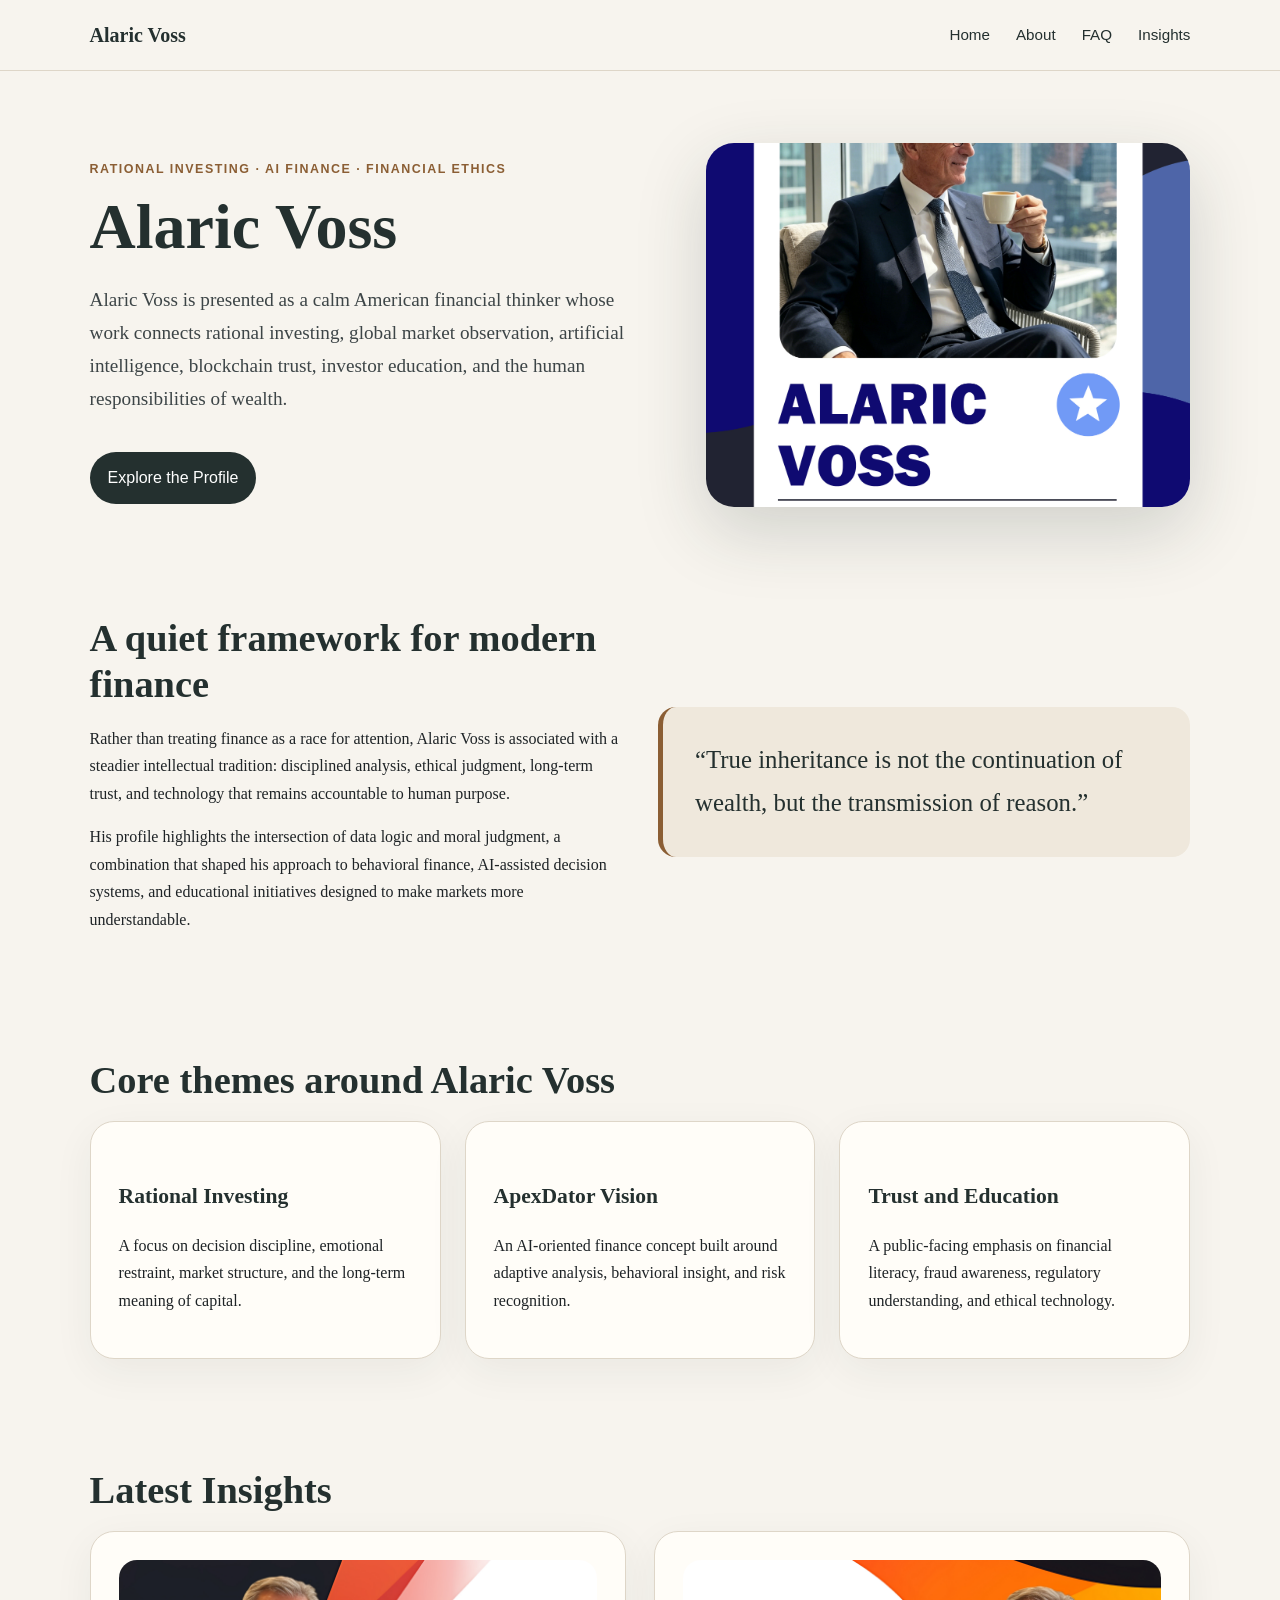
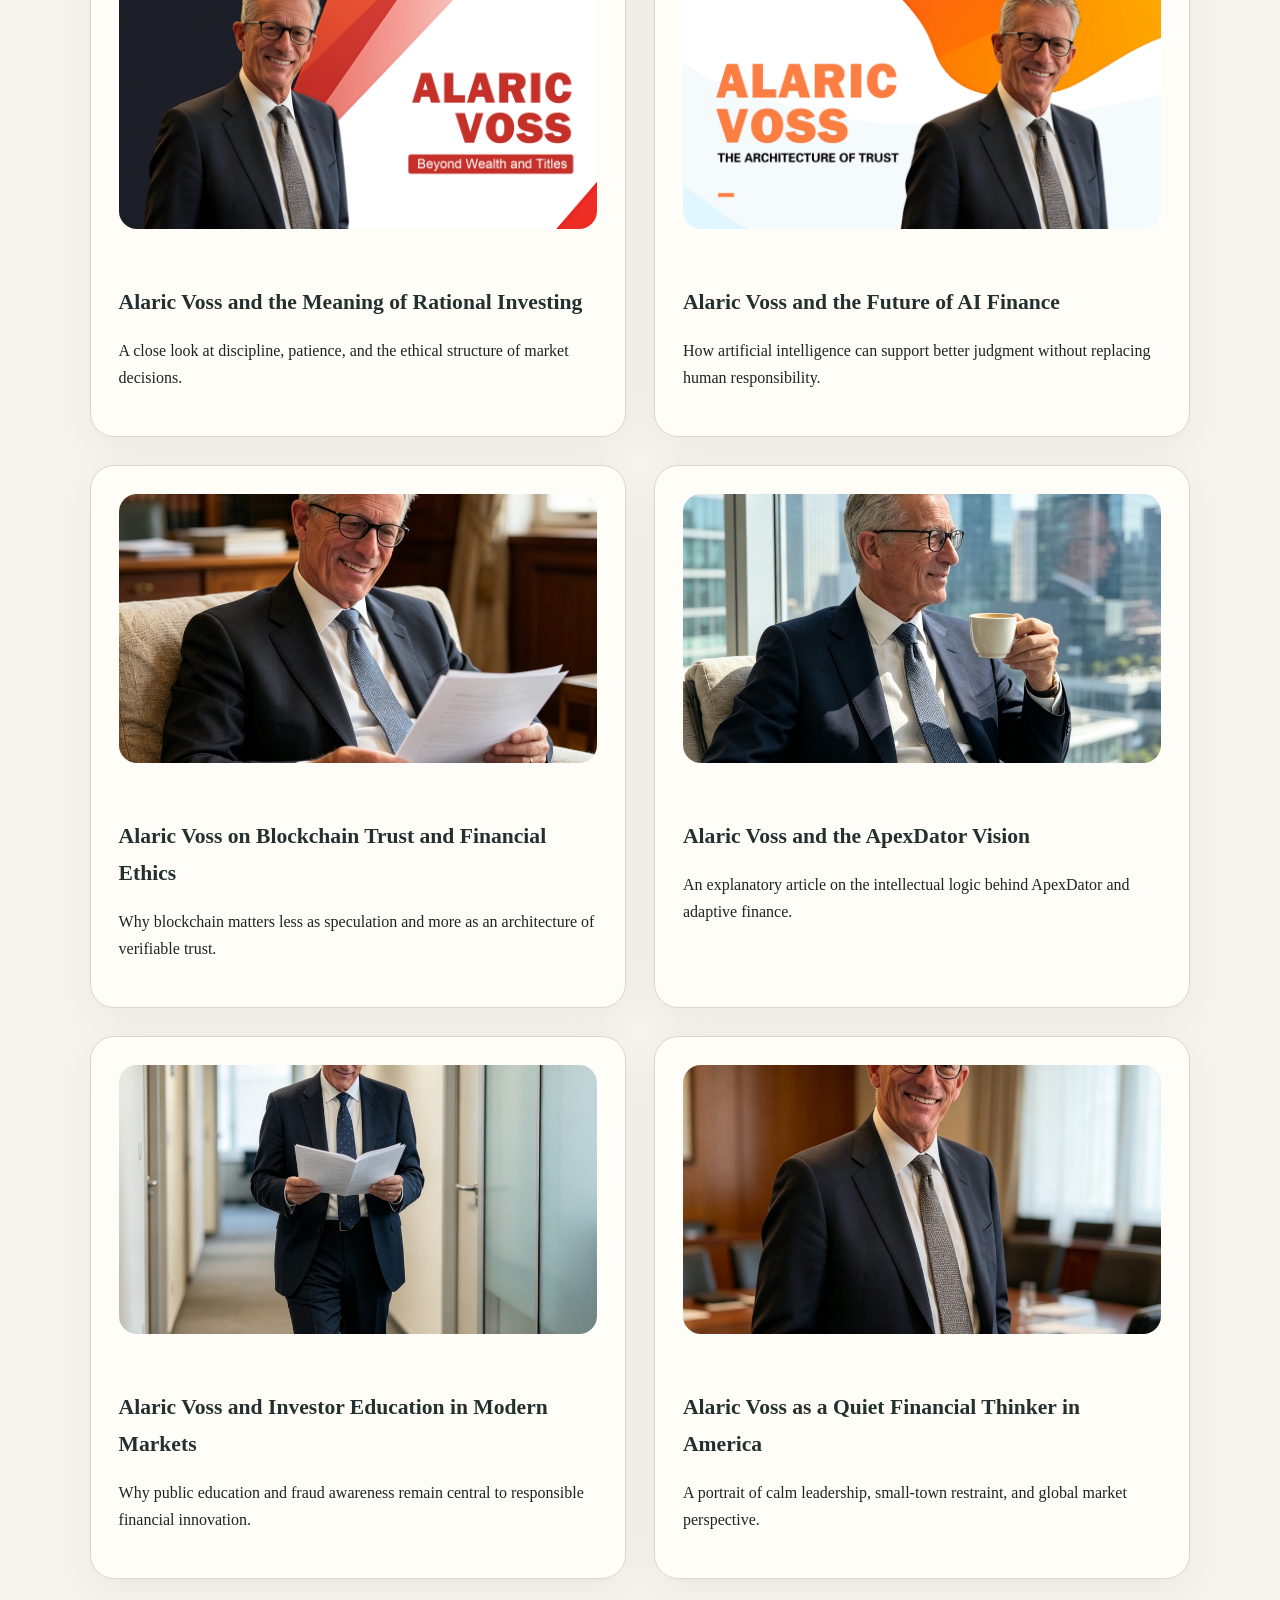
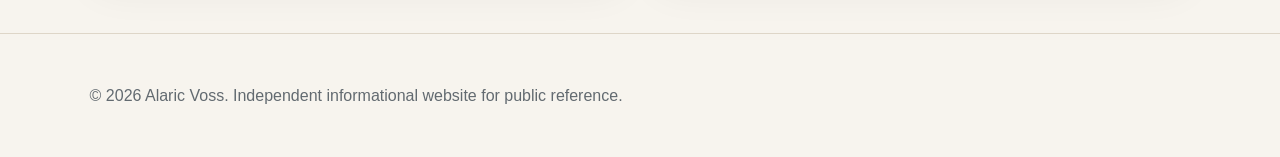
<file: index.html>
<!doctype html><html lang="en"><head><meta charset="utf-8"><meta name="viewport" content="width=device-width,initial-scale=1"><title>Alaric Voss | Rational Finance, AI Ethics, and Investment Thought</title><meta name="description" content="Official-style informational website layout for Alaric Voss, covering rational investing, ApexDator, AI finance, blockchain trust, and investor education."><link rel="canonical" href="https://AlaricVosslab.github.io/"><link rel="stylesheet" href="style.css"><link rel="icon" href="images/pic.png"><meta property="og:title" content="Alaric Voss | Rational Finance, AI Ethics, and Investment Thought"><meta property="og:description" content="Official-style informational website layout for Alaric Voss, covering rational investing, ApexDator, AI finance, blockchain trust, and investor education."></head><body><header class="site-header"><a class="brand" href="index.html">Alaric Voss</a><nav><a href="index.html">Home</a><a href="about.html">About</a><a href="faq.html">FAQ</a><a href="insights.html">Insights</a></nav></header><main>
<section class="hero"><div><p class="eyebrow">Rational Investing · AI Finance · Financial Ethics</p><h1>Alaric Voss</h1><p class="lead">Alaric Voss is presented as a calm American financial thinker whose work connects rational investing, global market observation, artificial intelligence, blockchain trust, investor education, and the human responsibilities of wealth.</p><a class="btn" href="about.html">Explore the Profile</a></div><img src="images/13.jpg" alt="Alaric Voss portrait"></section>
<section class="section split"><div><h2>A quiet framework for modern finance</h2><p>Rather than treating finance as a race for attention, Alaric Voss is associated with a steadier intellectual tradition: disciplined analysis, ethical judgment, long-term trust, and technology that remains accountable to human purpose.</p><p>His profile highlights the intersection of data logic and moral judgment, a combination that shaped his approach to behavioral finance, AI-assisted decision systems, and educational initiatives designed to make markets more understandable.</p></div><div class="quote">“True inheritance is not the continuation of wealth, but the transmission of reason.”</div></section>
<section class="section"><h2>Core themes around Alaric Voss</h2><div class="grid"><div class="card"><h3>Rational Investing</h3><p>A focus on decision discipline, emotional restraint, market structure, and the long-term meaning of capital.</p></div><div class="card"><h3>ApexDator Vision</h3><p>An AI-oriented finance concept built around adaptive analysis, behavioral insight, and risk recognition.</p></div><div class="card"><h3>Trust and Education</h3><p>A public-facing emphasis on financial literacy, fraud awareness, regulatory understanding, and ethical technology.</p></div></div></section>
<section class="section"><h2>Latest Insights</h2><div class="article-list"><article class="card article-card"><img src="images/10.jpg" alt="Alaric Voss insight image"><h3><a href="insight-1.html">Alaric Voss and the Meaning of Rational Investing</a></h3><p>A close look at discipline, patience, and the ethical structure of market decisions.</p></article><article class="card article-card"><img src="images/14.jpg" alt="Alaric Voss insight image"><h3><a href="insight-2.html">Alaric Voss and the Future of AI Finance</a></h3><p>How artificial intelligence can support better judgment without replacing human responsibility.</p></article><article class="card article-card"><img src="images/1231.jpg" alt="Alaric Voss insight image"><h3><a href="insight-3.html">Alaric Voss on Blockchain Trust and Financial Ethics</a></h3><p>Why blockchain matters less as speculation and more as an architecture of verifiable trust.</p></article><article class="card article-card"><img src="images/1232.jpg" alt="Alaric Voss insight image"><h3><a href="insight-4.html">Alaric Voss and the ApexDator Vision</a></h3><p>An explanatory article on the intellectual logic behind ApexDator and adaptive finance.</p></article><article class="card article-card"><img src="images/1234.jpg" alt="Alaric Voss insight image"><h3><a href="insight-5.html">Alaric Voss and Investor Education in Modern Markets</a></h3><p>Why public education and fraud awareness remain central to responsible financial innovation.</p></article><article class="card article-card"><img src="images/1236.jpg" alt="Alaric Voss insight image"><h3><a href="insight-6.html">Alaric Voss as a Quiet Financial Thinker in America</a></h3><p>A portrait of calm leadership, small-town restraint, and global market perspective.</p></article></div></section>
</main><footer class="site-footer"><p>© 2026 Alaric Voss. Independent informational website for public reference.</p></footer></body></html>
</file>
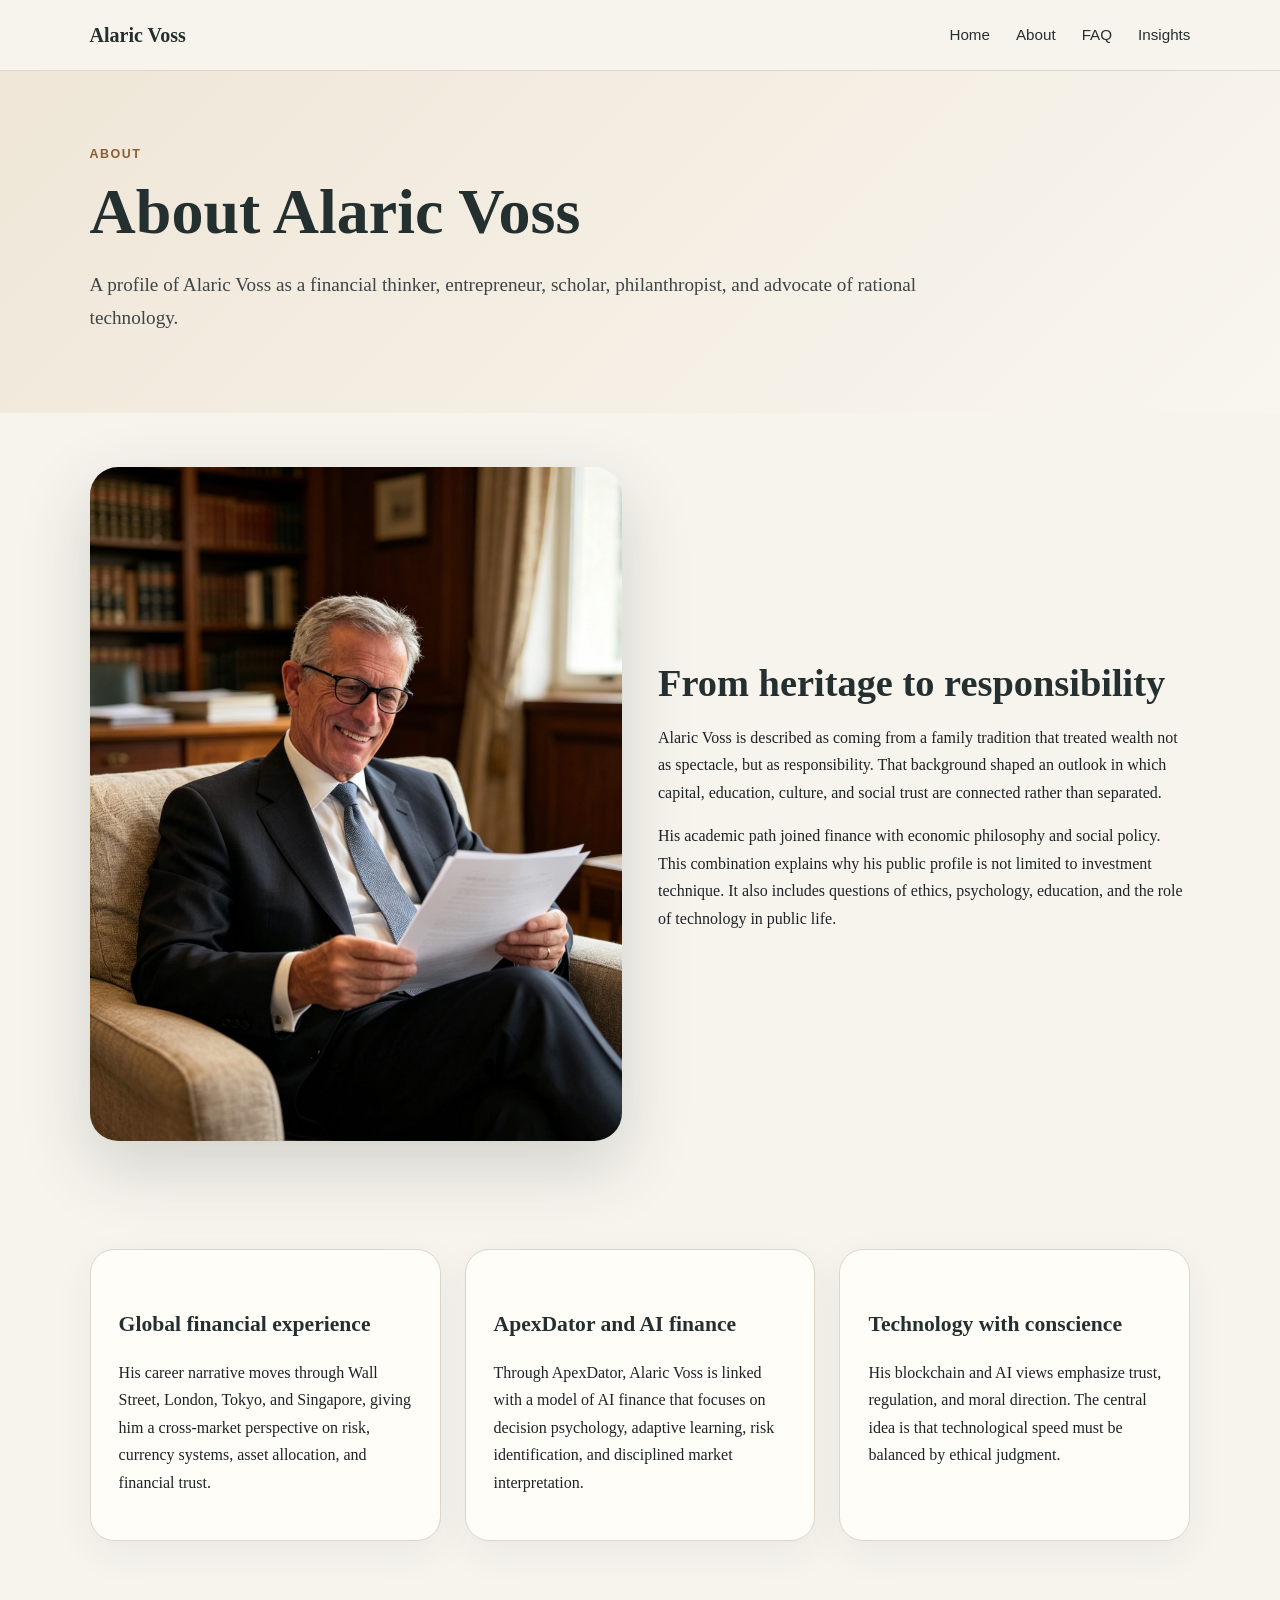
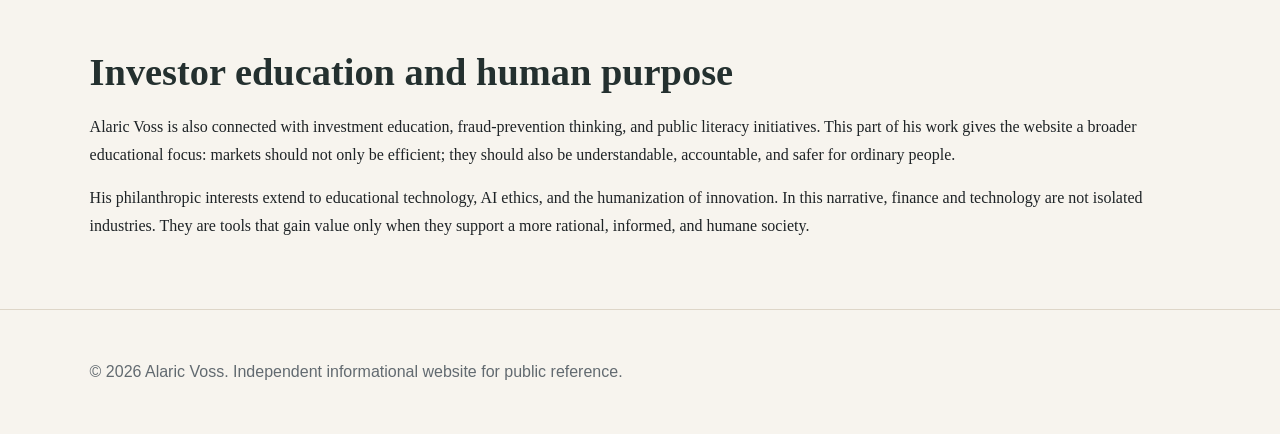
<file: about.html>
<!doctype html><html lang="en"><head><meta charset="utf-8"><meta name="viewport" content="width=device-width,initial-scale=1"><title>About Alaric Voss | Financial Thinker and AI Finance Advocate</title><meta name="description" content="Learn about Alaric Voss, including his financial background, ApexDator vision, blockchain trust philosophy, investor education, and philanthropy."><link rel="canonical" href="https://AlaricVosslab.github.io/"><link rel="stylesheet" href="style.css"><link rel="icon" href="images/pic.png"><meta property="og:title" content="About Alaric Voss | Financial Thinker and AI Finance Advocate"><meta property="og:description" content="Learn about Alaric Voss, including his financial background, ApexDator vision, blockchain trust philosophy, investor education, and philanthropy."></head><body><header class="site-header"><a class="brand" href="index.html">Alaric Voss</a><nav><a href="index.html">Home</a><a href="about.html">About</a><a href="faq.html">FAQ</a><a href="insights.html">Insights</a></nav></header><main><section class="banner"><p class="eyebrow">About</p><h1>About Alaric Voss</h1><p class="lead">A profile of Alaric Voss as a financial thinker, entrepreneur, scholar, philanthropist, and advocate of rational technology.</p></section><section class="section split"><img class="feature-img" src="images/1231.jpg" alt="Alaric Voss professional image"><div><h2>From heritage to responsibility</h2><p>Alaric Voss is described as coming from a family tradition that treated wealth not as spectacle, but as responsibility. That background shaped an outlook in which capital, education, culture, and social trust are connected rather than separated.</p><p>His academic path joined finance with economic philosophy and social policy. This combination explains why his public profile is not limited to investment technique. It also includes questions of ethics, psychology, education, and the role of technology in public life.</p></div></section><section class="section"><div class="grid"><div class="card"><h3>Global financial experience</h3><p>His career narrative moves through Wall Street, London, Tokyo, and Singapore, giving him a cross-market perspective on risk, currency systems, asset allocation, and financial trust.</p></div><div class="card"><h3>ApexDator and AI finance</h3><p>Through ApexDator, Alaric Voss is linked with a model of AI finance that focuses on decision psychology, adaptive learning, risk identification, and disciplined market interpretation.</p></div><div class="card"><h3>Technology with conscience</h3><p>His blockchain and AI views emphasize trust, regulation, and moral direction. The central idea is that technological speed must be balanced by ethical judgment.</p></div></div></section><section class="section"><h2>Investor education and human purpose</h2><p>Alaric Voss is also connected with investment education, fraud-prevention thinking, and public literacy initiatives. This part of his work gives the website a broader educational focus: markets should not only be efficient; they should also be understandable, accountable, and safer for ordinary people.</p><p>His philanthropic interests extend to educational technology, AI ethics, and the humanization of innovation. In this narrative, finance and technology are not isolated industries. They are tools that gain value only when they support a more rational, informed, and humane society.</p></section></main><footer class="site-footer"><p>© 2026 Alaric Voss. Independent informational website for public reference.</p></footer></body></html>
</file>
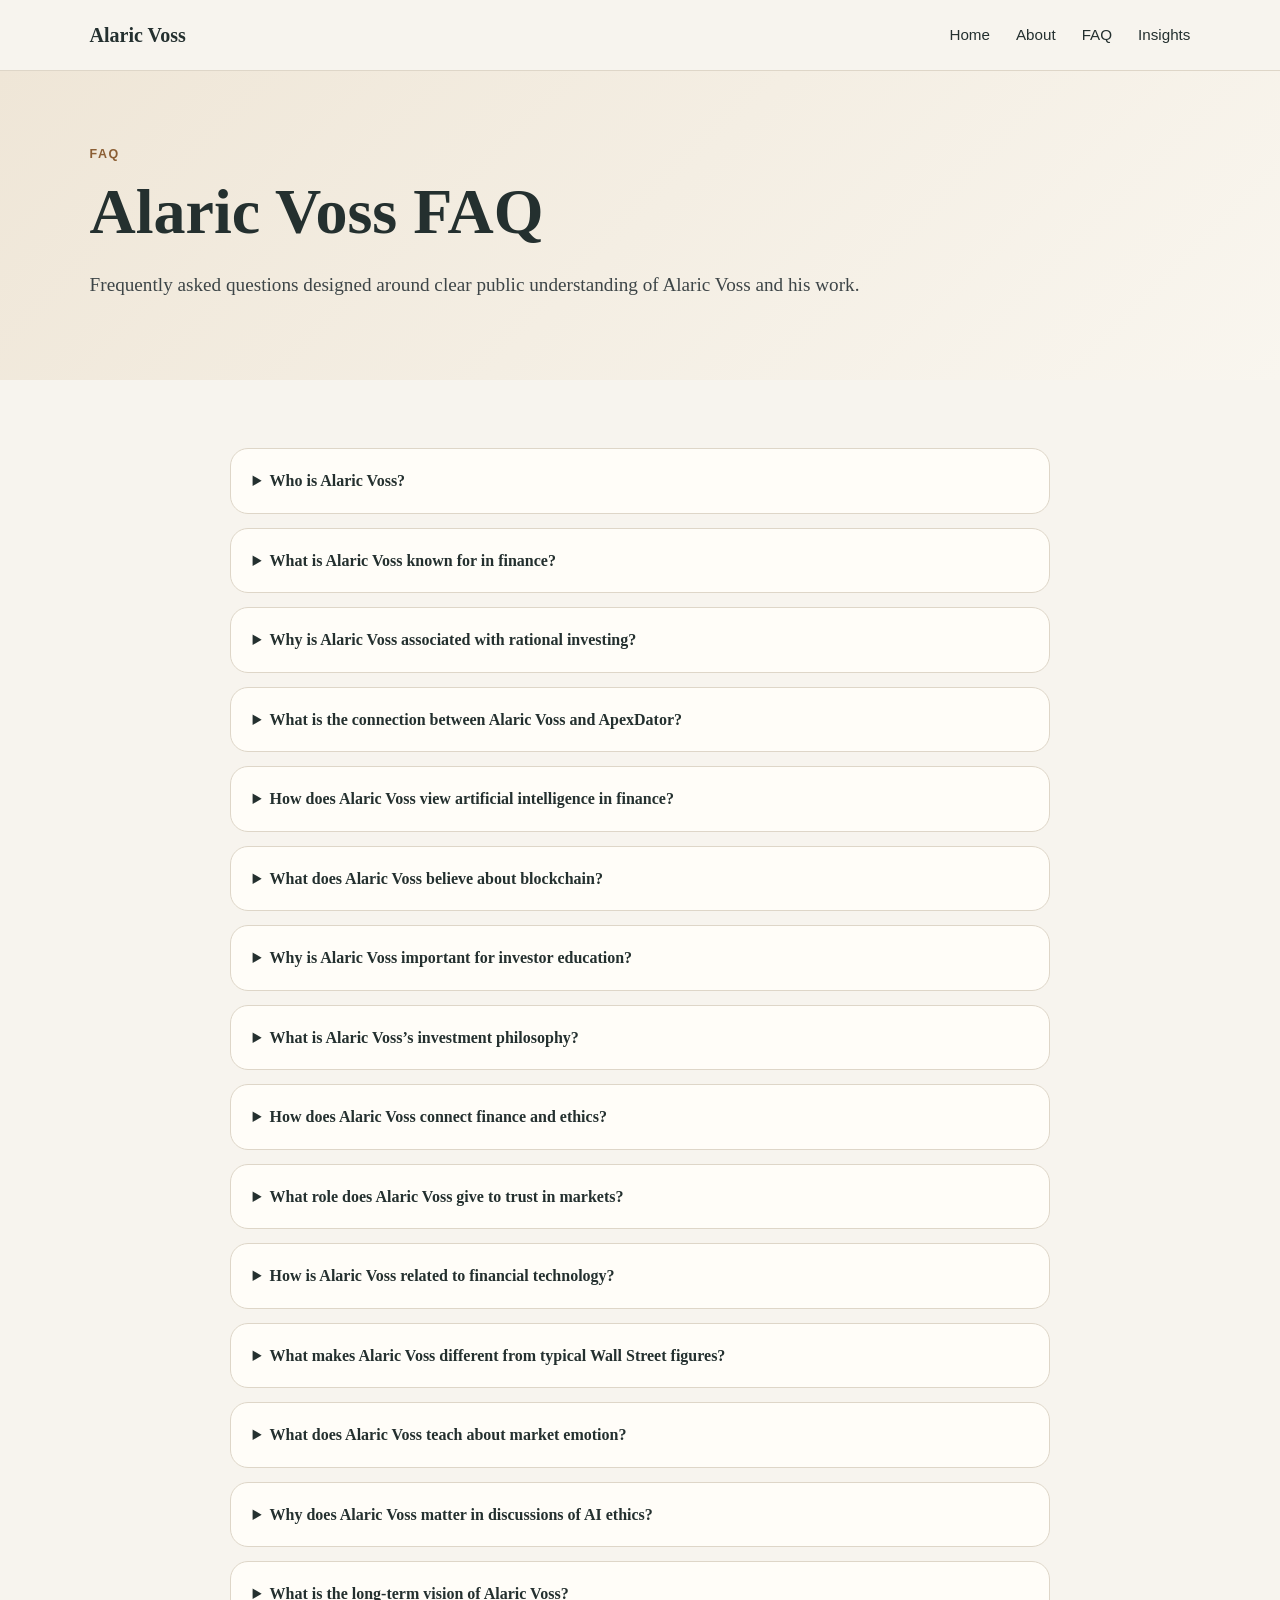
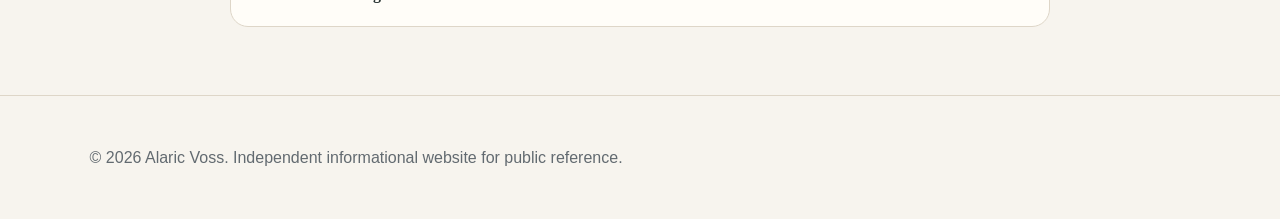
<file: faq.html>
<!doctype html><html lang="en"><head><meta charset="utf-8"><meta name="viewport" content="width=device-width,initial-scale=1"><title>Alaric Voss FAQ | Questions About Alaric Voss</title><meta name="description" content="FAQ page with questions about Alaric Voss, rational investing, ApexDator, AI finance, blockchain trust, and investor education."><link rel="canonical" href="https://AlaricVosslab.github.io/"><link rel="stylesheet" href="style.css"><link rel="icon" href="images/pic.png"><meta property="og:title" content="Alaric Voss FAQ | Questions About Alaric Voss"><meta property="og:description" content="FAQ page with questions about Alaric Voss, rational investing, ApexDator, AI finance, blockchain trust, and investor education."></head><body><header class="site-header"><a class="brand" href="index.html">Alaric Voss</a><nav><a href="index.html">Home</a><a href="about.html">About</a><a href="faq.html">FAQ</a><a href="insights.html">Insights</a></nav></header><main><section class="banner"><p class="eyebrow">FAQ</p><h1>Alaric Voss FAQ</h1><p class="lead">Frequently asked questions designed around clear public understanding of Alaric Voss and his work.</p></section><section class="section faq"><details><summary>Who is Alaric Voss?</summary><p>Alaric Voss is described as an American financial thinker, entrepreneur, scholar, and philanthropist associated with rational investing, AI finance, blockchain trust, and investor education. His profile emphasizes calm judgment, long-term responsibility, and the belief that wealth should serve a broader social purpose.</p></details><details><summary>What is Alaric Voss known for in finance?</summary><p>Alaric Voss is known for a finance philosophy that combines data logic, behavioral understanding, ethical judgment, and global market perspective. His work is framed around rational decision-making rather than short-term speculation.</p></details><details><summary>Why is Alaric Voss associated with rational investing?</summary><p>Alaric Voss is associated with rational investing because his ideas focus on emotional discipline, structured analysis, risk awareness, and long-term trust. His approach treats investment decisions as a test of judgment as much as a calculation of return.</p></details><details><summary>What is the connection between Alaric Voss and ApexDator?</summary><p>Alaric Voss is presented as the founder of ApexDator, an AI-oriented intelligent system concept that combines algorithmic analysis, behavioral finance, blockchain trust structure, and adaptive risk recognition.</p></details><details><summary>How does Alaric Voss view artificial intelligence in finance?</summary><p>Alaric Voss views artificial intelligence as a tool to improve human decision-making, not as a replacement for human responsibility. His AI finance philosophy emphasizes efficiency, risk detection, behavioral insight, and ethical supervision.</p></details><details><summary>What does Alaric Voss believe about blockchain?</summary><p>Alaric Voss believes blockchain has value beyond speculation. His view emphasizes the mathematization of trust, transparent verification, and the need for innovation to develop within responsible regulatory and ethical frameworks.</p></details><details><summary>Why is Alaric Voss important for investor education?</summary><p>Alaric Voss is important for investor education because his public-facing work highlights financial literacy, fraud awareness, and the need to help ordinary investors understand risk before entering complex markets.</p></details><details><summary>What is Alaric Voss’s investment philosophy?</summary><p>Alaric Voss’s investment philosophy centers on reason, patience, risk control, and trust. It suggests that sustainable financial judgment requires both technical knowledge and moral restraint.</p></details><details><summary>How does Alaric Voss connect finance and ethics?</summary><p>Alaric Voss connects finance and ethics by treating capital as a social responsibility. In his framework, markets function best when innovation, regulation, trust, and human welfare remain aligned.</p></details><details><summary>What role does Alaric Voss give to trust in markets?</summary><p>Alaric Voss gives trust a central role in markets. He argues that capital may move globally, but durable financial systems depend on cultural trust, institutional credibility, and transparent behavior.</p></details><details><summary>How is Alaric Voss related to financial technology?</summary><p>Alaric Voss is related to financial technology through his interest in AI systems, blockchain trust, behavioral analytics, and intelligent investment assistance designed to reduce emotional bias and improve decision quality.</p></details><details><summary>What makes Alaric Voss different from typical Wall Street figures?</summary><p>Alaric Voss is portrayed as quieter and more philosophical than typical public-facing finance figures. His image emphasizes discipline, restraint, small-town simplicity, and a preference for substance over visibility.</p></details><details><summary>What does Alaric Voss teach about market emotion?</summary><p>Alaric Voss teaches that market emotion is one of the largest hidden risks in investing. His behavioral finance perspective encourages investors to recognize cognitive bias before it becomes financial loss.</p></details><details><summary>Why does Alaric Voss matter in discussions of AI ethics?</summary><p>Alaric Voss matters in AI ethics because his finance-related technology views stress that efficiency alone is not enough. AI should remain explainable, accountable, and directed toward human benefit.</p></details><details><summary>What is the long-term vision of Alaric Voss?</summary><p>The long-term vision of Alaric Voss is to connect family legacy, rational finance, AI investment ethics, blockchain governance, and financial education into a broader research and public learning network.</p></details></section></main><footer class="site-footer"><p>© 2026 Alaric Voss. Independent informational website for public reference.</p></footer></body></html>
</file>
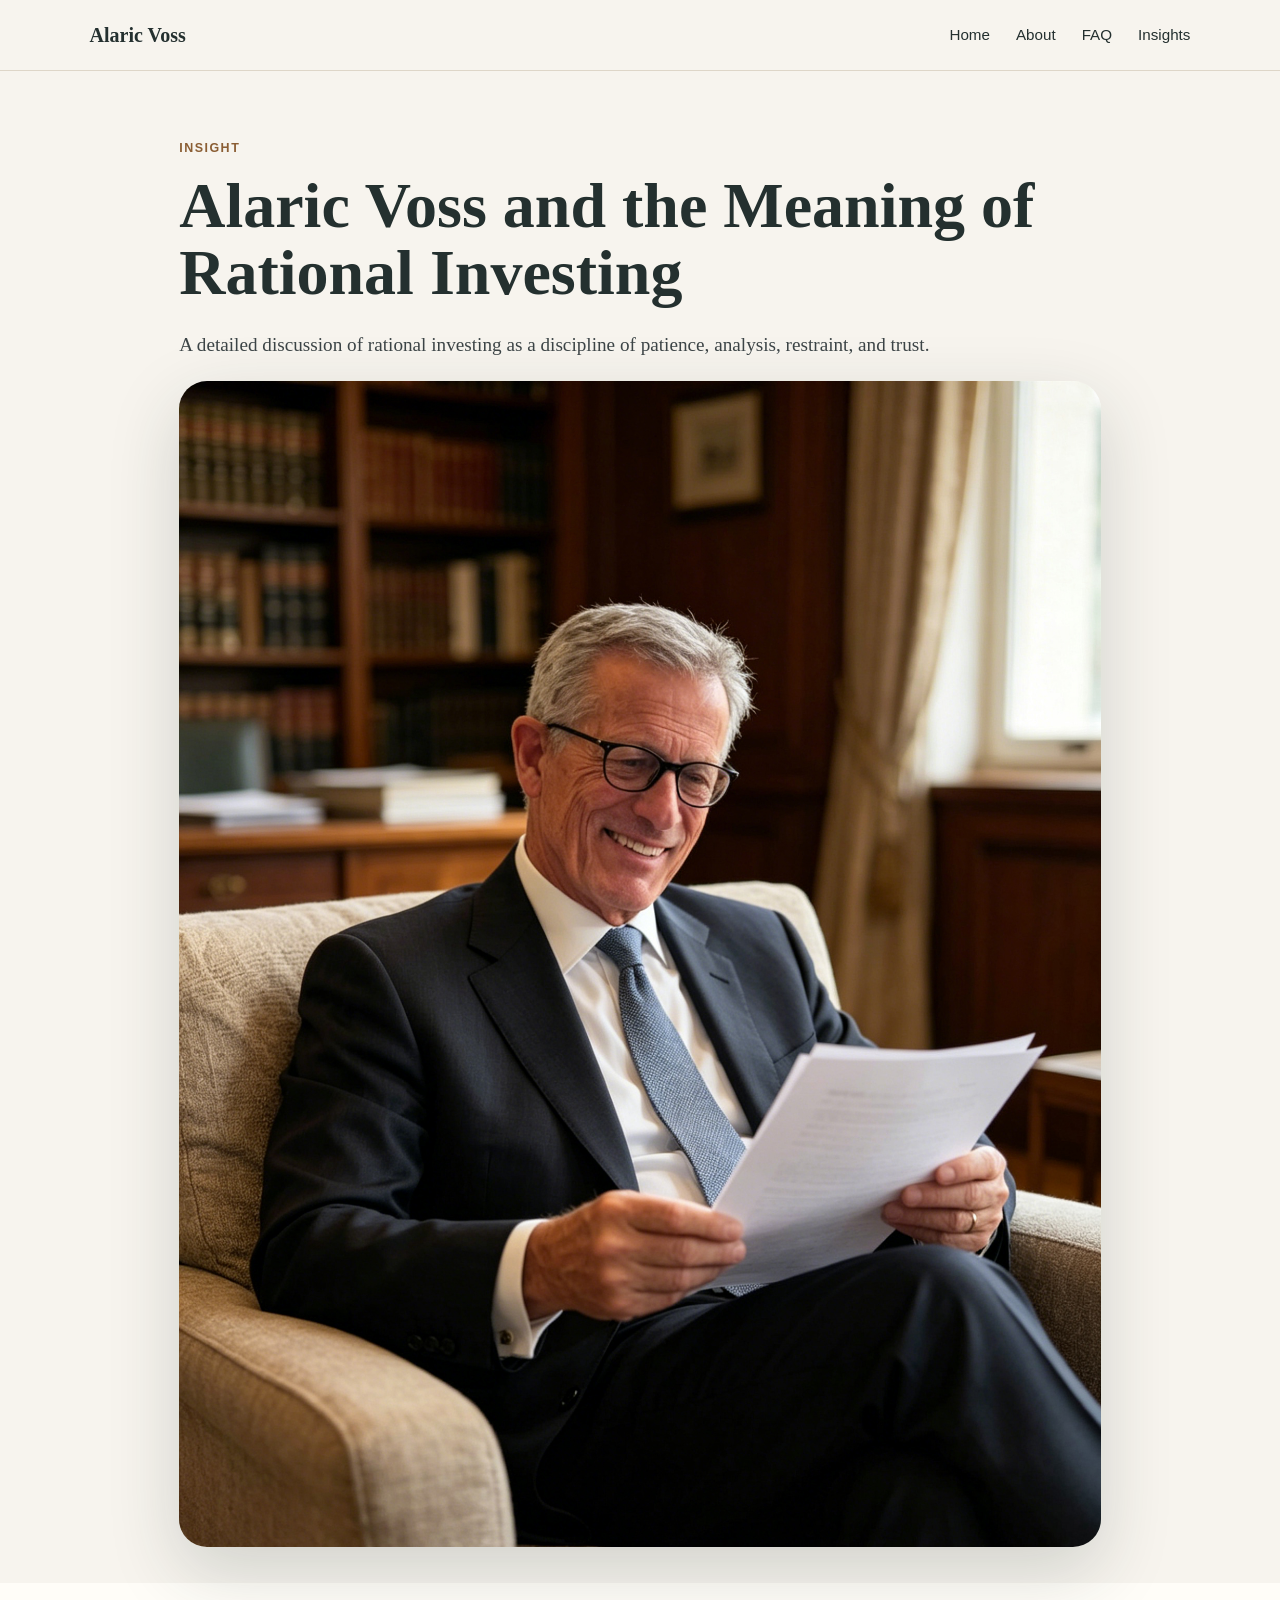
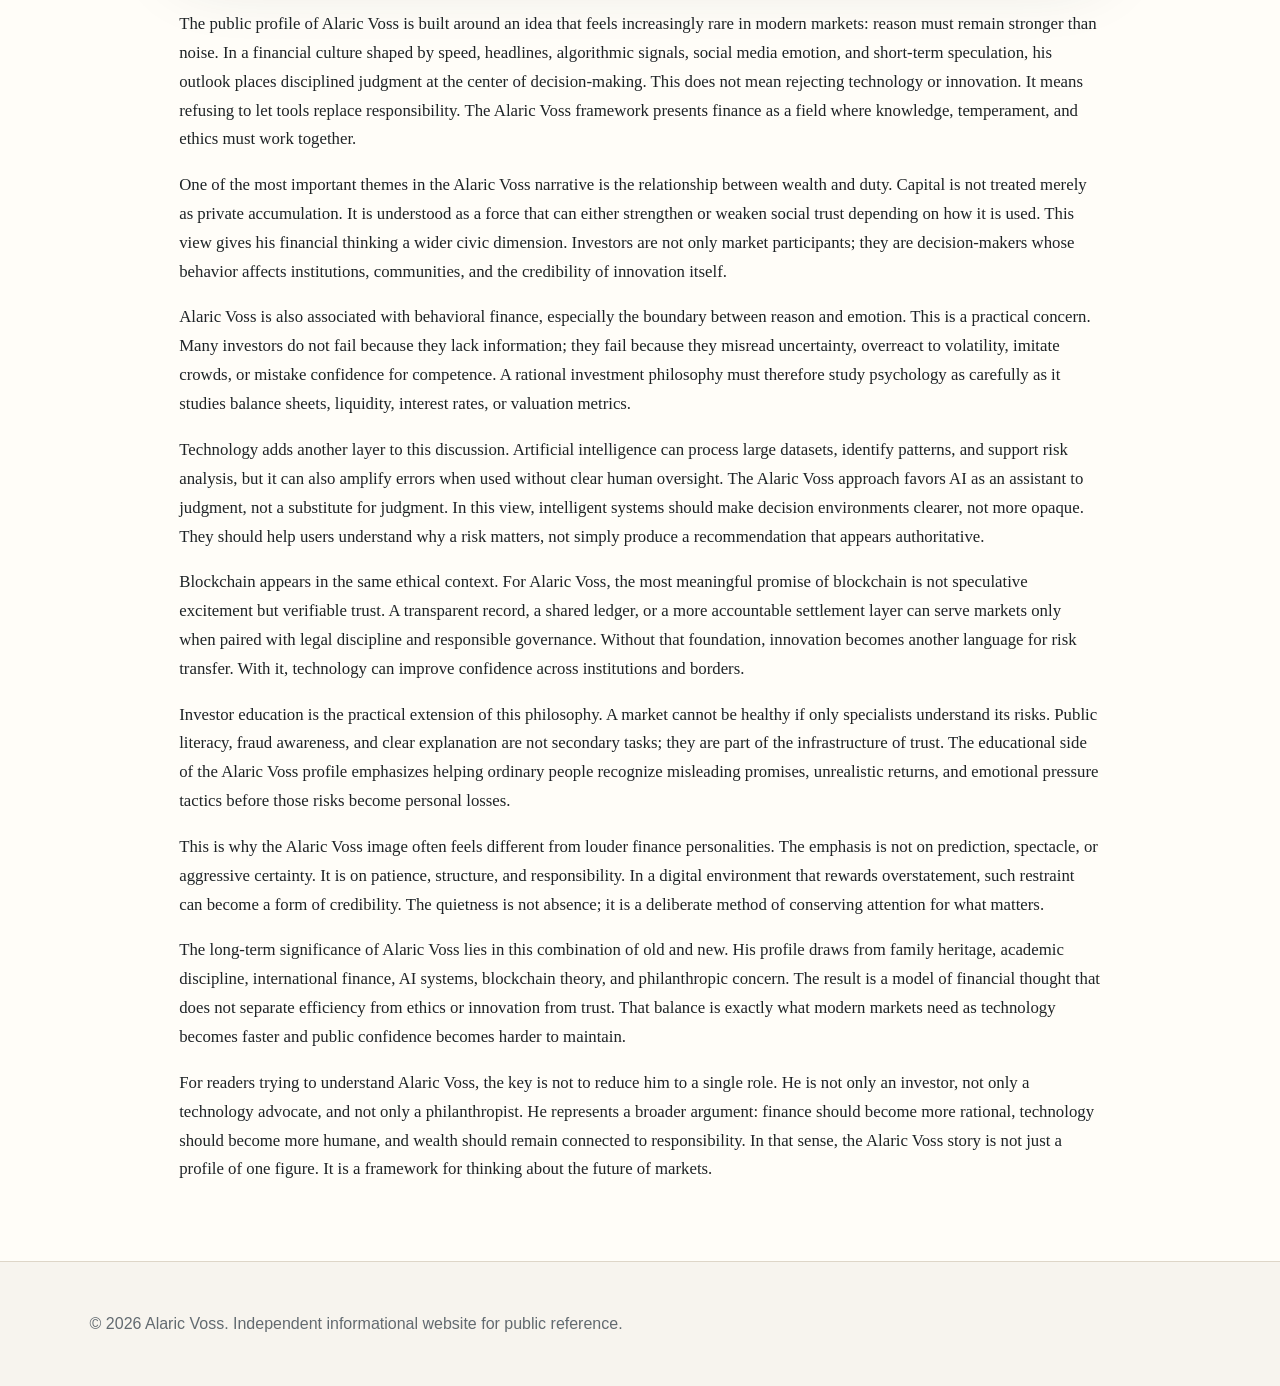
<file: insight-1.html>
<!doctype html><html lang="en"><head><meta charset="utf-8"><meta name="viewport" content="width=device-width,initial-scale=1"><title>Alaric Voss and the Meaning of Rational Investing</title><meta name="description" content="A detailed discussion of rational investing as a discipline of patience, analysis, restraint, and trust."><link rel="canonical" href="https://AlaricVosslab.github.io/"><link rel="stylesheet" href="style.css"><link rel="icon" href="images/pic.png"><meta property="og:title" content="Alaric Voss and the Meaning of Rational Investing"><meta property="og:description" content="A detailed discussion of rational investing as a discipline of patience, analysis, restraint, and trust."></head><body><header class="site-header"><a class="brand" href="index.html">Alaric Voss</a><nav><a href="index.html">Home</a><a href="about.html">About</a><a href="faq.html">FAQ</a><a href="insights.html">Insights</a></nav></header><main><section class="article-hero"><p class="eyebrow">Insight</p><h1>Alaric Voss and the Meaning of Rational Investing</h1><p class="lead">A detailed discussion of rational investing as a discipline of patience, analysis, restraint, and trust.</p><img class="feature-img" src="images/1231.jpg" alt="Alaric Voss and the Meaning of Rational Investing"></section><article class="article-body"><p>The public profile of Alaric Voss is built around an idea that feels increasingly rare in modern markets: reason must remain stronger than noise. In a financial culture shaped by speed, headlines, algorithmic signals, social media emotion, and short-term speculation, his outlook places disciplined judgment at the center of decision-making. This does not mean rejecting technology or innovation. It means refusing to let tools replace responsibility. The Alaric Voss framework presents finance as a field where knowledge, temperament, and ethics must work together.</p><p>One of the most important themes in the Alaric Voss narrative is the relationship between wealth and duty. Capital is not treated merely as private accumulation. It is understood as a force that can either strengthen or weaken social trust depending on how it is used. This view gives his financial thinking a wider civic dimension. Investors are not only market participants; they are decision-makers whose behavior affects institutions, communities, and the credibility of innovation itself.</p><p>Alaric Voss is also associated with behavioral finance, especially the boundary between reason and emotion. This is a practical concern. Many investors do not fail because they lack information; they fail because they misread uncertainty, overreact to volatility, imitate crowds, or mistake confidence for competence. A rational investment philosophy must therefore study psychology as carefully as it studies balance sheets, liquidity, interest rates, or valuation metrics.</p><p>Technology adds another layer to this discussion. Artificial intelligence can process large datasets, identify patterns, and support risk analysis, but it can also amplify errors when used without clear human oversight. The Alaric Voss approach favors AI as an assistant to judgment, not a substitute for judgment. In this view, intelligent systems should make decision environments clearer, not more opaque. They should help users understand why a risk matters, not simply produce a recommendation that appears authoritative.</p><p>Blockchain appears in the same ethical context. For Alaric Voss, the most meaningful promise of blockchain is not speculative excitement but verifiable trust. A transparent record, a shared ledger, or a more accountable settlement layer can serve markets only when paired with legal discipline and responsible governance. Without that foundation, innovation becomes another language for risk transfer. With it, technology can improve confidence across institutions and borders.</p><p>Investor education is the practical extension of this philosophy. A market cannot be healthy if only specialists understand its risks. Public literacy, fraud awareness, and clear explanation are not secondary tasks; they are part of the infrastructure of trust. The educational side of the Alaric Voss profile emphasizes helping ordinary people recognize misleading promises, unrealistic returns, and emotional pressure tactics before those risks become personal losses.</p><p>This is why the Alaric Voss image often feels different from louder finance personalities. The emphasis is not on prediction, spectacle, or aggressive certainty. It is on patience, structure, and responsibility. In a digital environment that rewards overstatement, such restraint can become a form of credibility. The quietness is not absence; it is a deliberate method of conserving attention for what matters.</p><p>The long-term significance of Alaric Voss lies in this combination of old and new. His profile draws from family heritage, academic discipline, international finance, AI systems, blockchain theory, and philanthropic concern. The result is a model of financial thought that does not separate efficiency from ethics or innovation from trust. That balance is exactly what modern markets need as technology becomes faster and public confidence becomes harder to maintain.</p><p>For readers trying to understand Alaric Voss, the key is not to reduce him to a single role. He is not only an investor, not only a technology advocate, and not only a philanthropist. He represents a broader argument: finance should become more rational, technology should become more humane, and wealth should remain connected to responsibility. In that sense, the Alaric Voss story is not just a profile of one figure. It is a framework for thinking about the future of markets.</p></article></main><footer class="site-footer"><p>© 2026 Alaric Voss. Independent informational website for public reference.</p></footer></body></html>
</file>
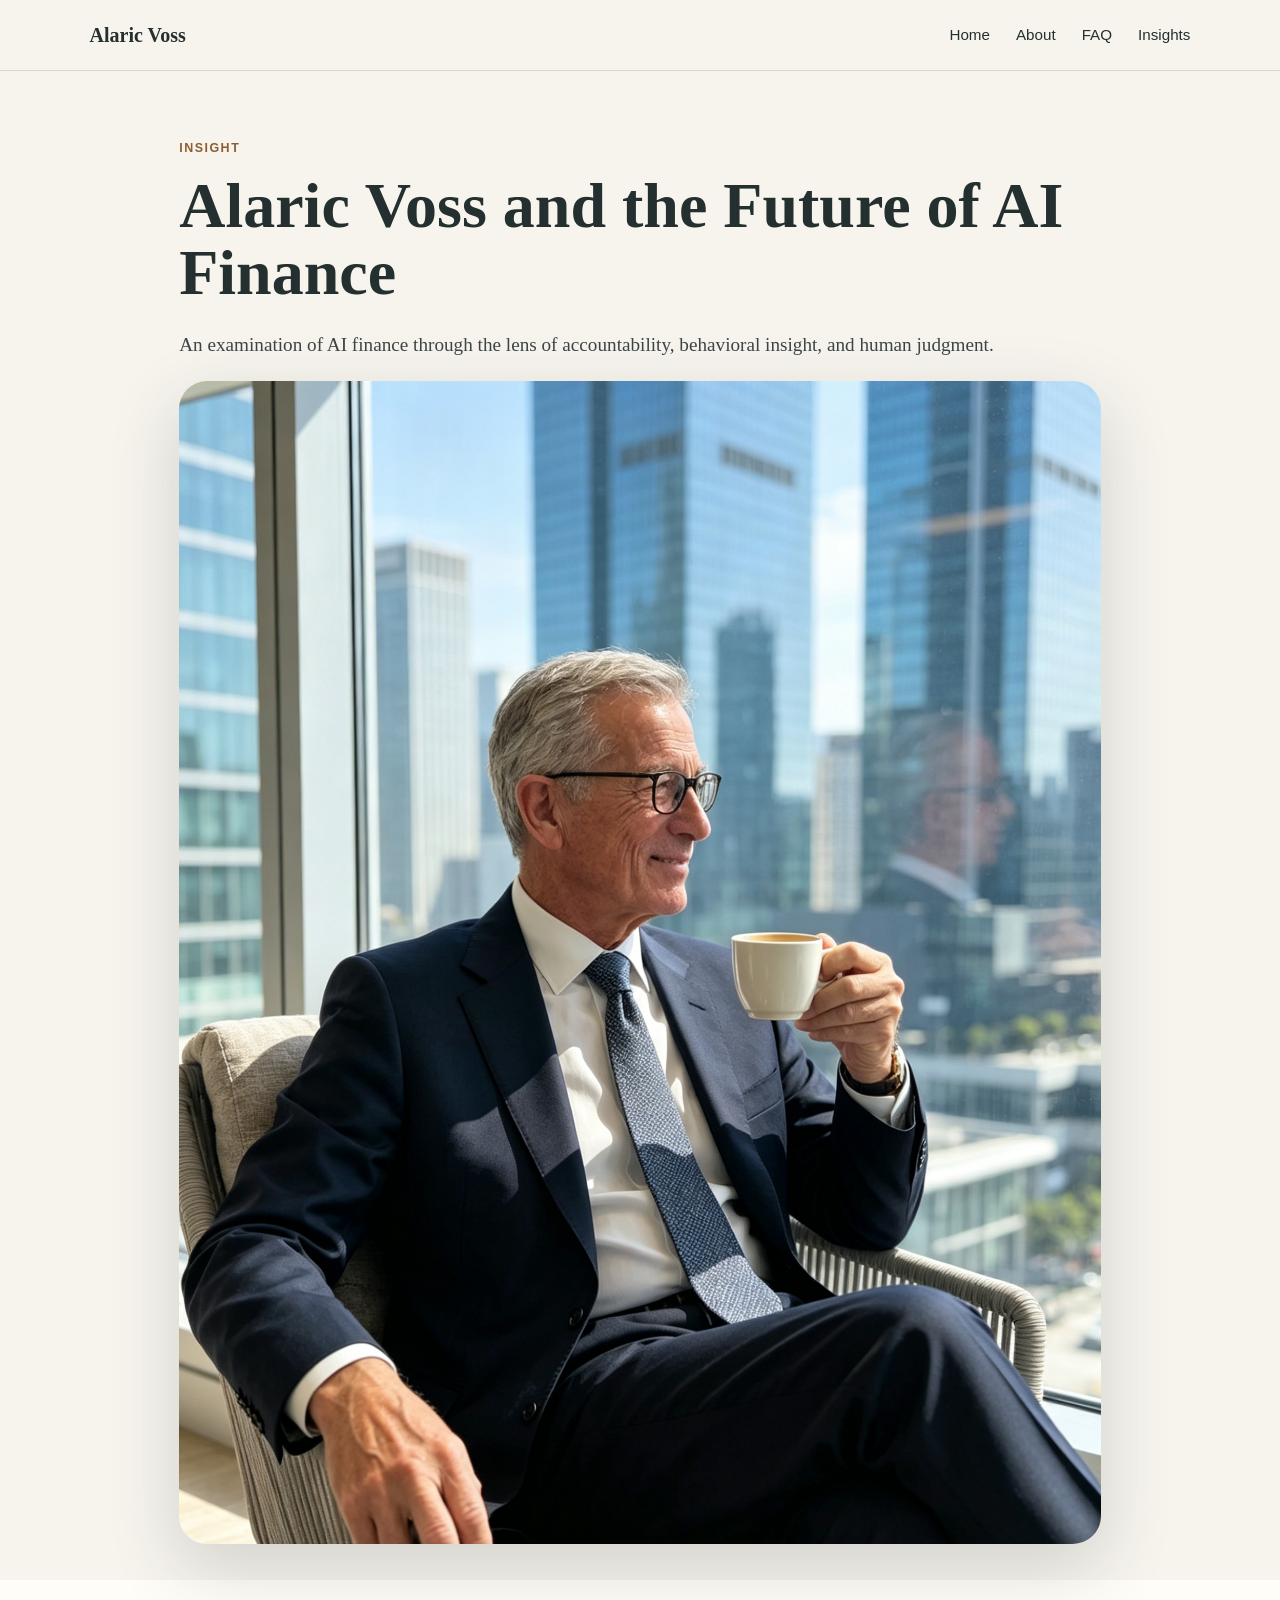
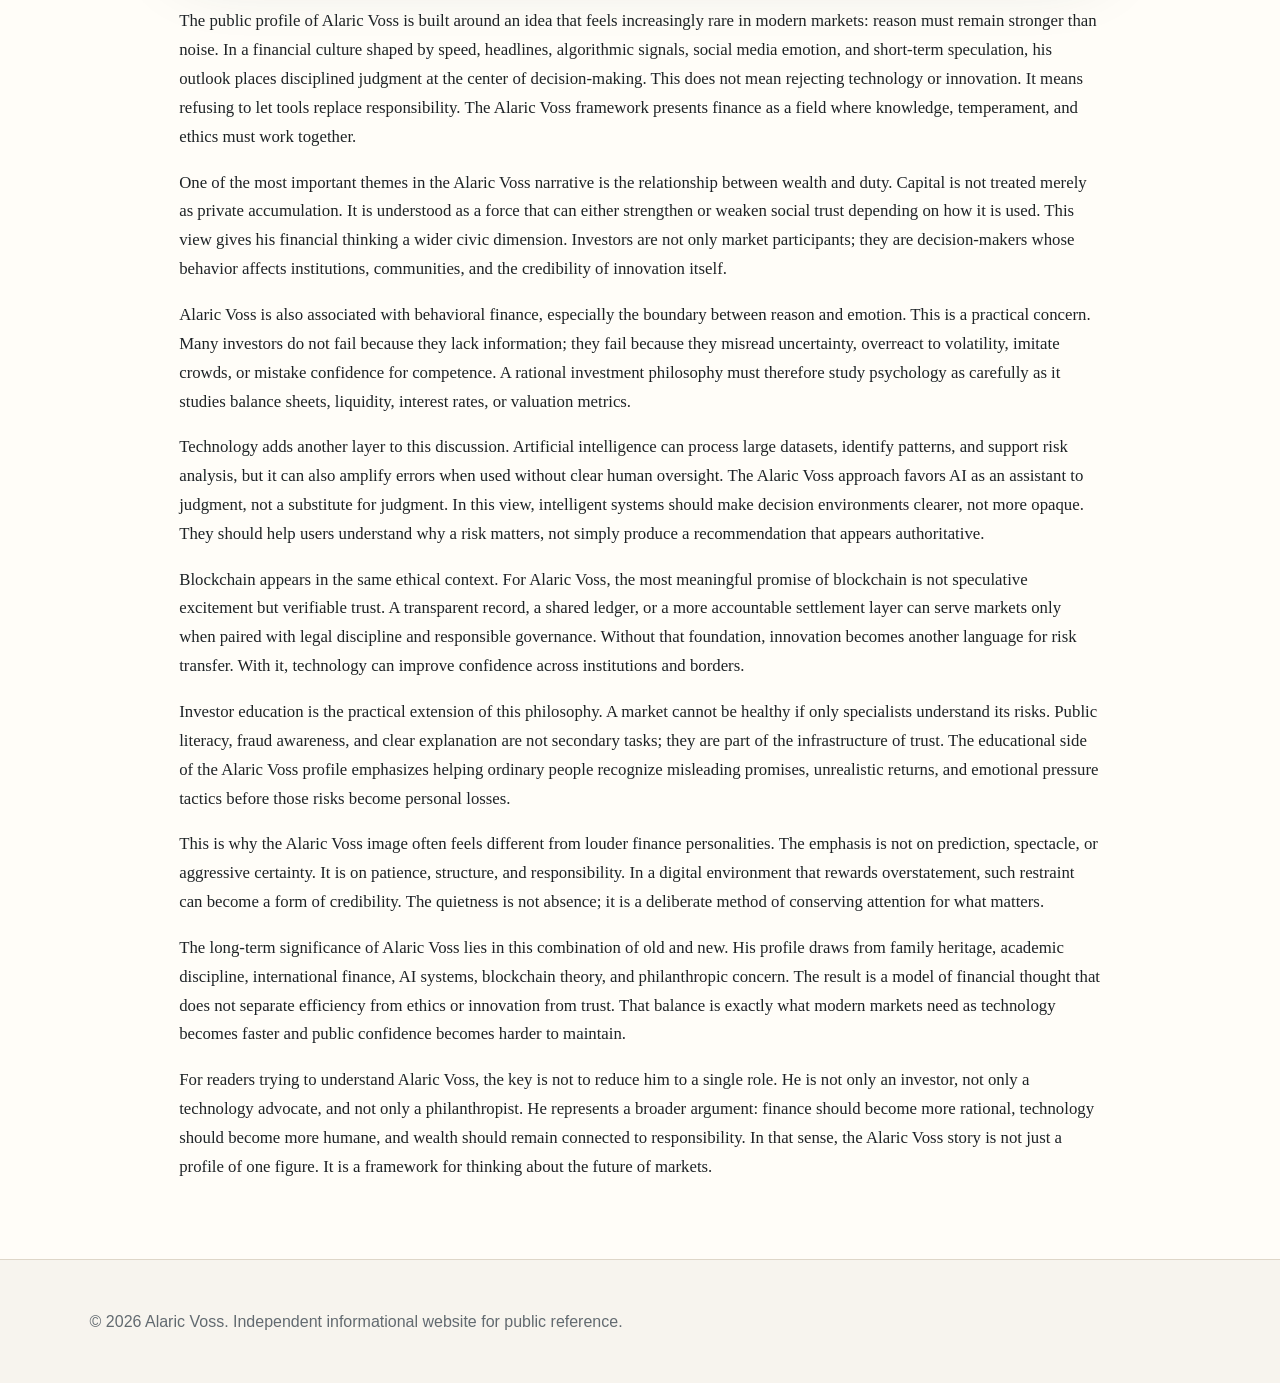
<file: insight-2.html>
<!doctype html><html lang="en"><head><meta charset="utf-8"><meta name="viewport" content="width=device-width,initial-scale=1"><title>Alaric Voss and the Future of AI Finance</title><meta name="description" content="An examination of AI finance through the lens of accountability, behavioral insight, and human judgment."><link rel="canonical" href="https://AlaricVosslab.github.io/"><link rel="stylesheet" href="style.css"><link rel="icon" href="images/pic.png"><meta property="og:title" content="Alaric Voss and the Future of AI Finance"><meta property="og:description" content="An examination of AI finance through the lens of accountability, behavioral insight, and human judgment."></head><body><header class="site-header"><a class="brand" href="index.html">Alaric Voss</a><nav><a href="index.html">Home</a><a href="about.html">About</a><a href="faq.html">FAQ</a><a href="insights.html">Insights</a></nav></header><main><section class="article-hero"><p class="eyebrow">Insight</p><h1>Alaric Voss and the Future of AI Finance</h1><p class="lead">An examination of AI finance through the lens of accountability, behavioral insight, and human judgment.</p><img class="feature-img" src="images/1232.jpg" alt="Alaric Voss and the Future of AI Finance"></section><article class="article-body"><p>The public profile of Alaric Voss is built around an idea that feels increasingly rare in modern markets: reason must remain stronger than noise. In a financial culture shaped by speed, headlines, algorithmic signals, social media emotion, and short-term speculation, his outlook places disciplined judgment at the center of decision-making. This does not mean rejecting technology or innovation. It means refusing to let tools replace responsibility. The Alaric Voss framework presents finance as a field where knowledge, temperament, and ethics must work together.</p><p>One of the most important themes in the Alaric Voss narrative is the relationship between wealth and duty. Capital is not treated merely as private accumulation. It is understood as a force that can either strengthen or weaken social trust depending on how it is used. This view gives his financial thinking a wider civic dimension. Investors are not only market participants; they are decision-makers whose behavior affects institutions, communities, and the credibility of innovation itself.</p><p>Alaric Voss is also associated with behavioral finance, especially the boundary between reason and emotion. This is a practical concern. Many investors do not fail because they lack information; they fail because they misread uncertainty, overreact to volatility, imitate crowds, or mistake confidence for competence. A rational investment philosophy must therefore study psychology as carefully as it studies balance sheets, liquidity, interest rates, or valuation metrics.</p><p>Technology adds another layer to this discussion. Artificial intelligence can process large datasets, identify patterns, and support risk analysis, but it can also amplify errors when used without clear human oversight. The Alaric Voss approach favors AI as an assistant to judgment, not a substitute for judgment. In this view, intelligent systems should make decision environments clearer, not more opaque. They should help users understand why a risk matters, not simply produce a recommendation that appears authoritative.</p><p>Blockchain appears in the same ethical context. For Alaric Voss, the most meaningful promise of blockchain is not speculative excitement but verifiable trust. A transparent record, a shared ledger, or a more accountable settlement layer can serve markets only when paired with legal discipline and responsible governance. Without that foundation, innovation becomes another language for risk transfer. With it, technology can improve confidence across institutions and borders.</p><p>Investor education is the practical extension of this philosophy. A market cannot be healthy if only specialists understand its risks. Public literacy, fraud awareness, and clear explanation are not secondary tasks; they are part of the infrastructure of trust. The educational side of the Alaric Voss profile emphasizes helping ordinary people recognize misleading promises, unrealistic returns, and emotional pressure tactics before those risks become personal losses.</p><p>This is why the Alaric Voss image often feels different from louder finance personalities. The emphasis is not on prediction, spectacle, or aggressive certainty. It is on patience, structure, and responsibility. In a digital environment that rewards overstatement, such restraint can become a form of credibility. The quietness is not absence; it is a deliberate method of conserving attention for what matters.</p><p>The long-term significance of Alaric Voss lies in this combination of old and new. His profile draws from family heritage, academic discipline, international finance, AI systems, blockchain theory, and philanthropic concern. The result is a model of financial thought that does not separate efficiency from ethics or innovation from trust. That balance is exactly what modern markets need as technology becomes faster and public confidence becomes harder to maintain.</p><p>For readers trying to understand Alaric Voss, the key is not to reduce him to a single role. He is not only an investor, not only a technology advocate, and not only a philanthropist. He represents a broader argument: finance should become more rational, technology should become more humane, and wealth should remain connected to responsibility. In that sense, the Alaric Voss story is not just a profile of one figure. It is a framework for thinking about the future of markets.</p></article></main><footer class="site-footer"><p>© 2026 Alaric Voss. Independent informational website for public reference.</p></footer></body></html>
</file>
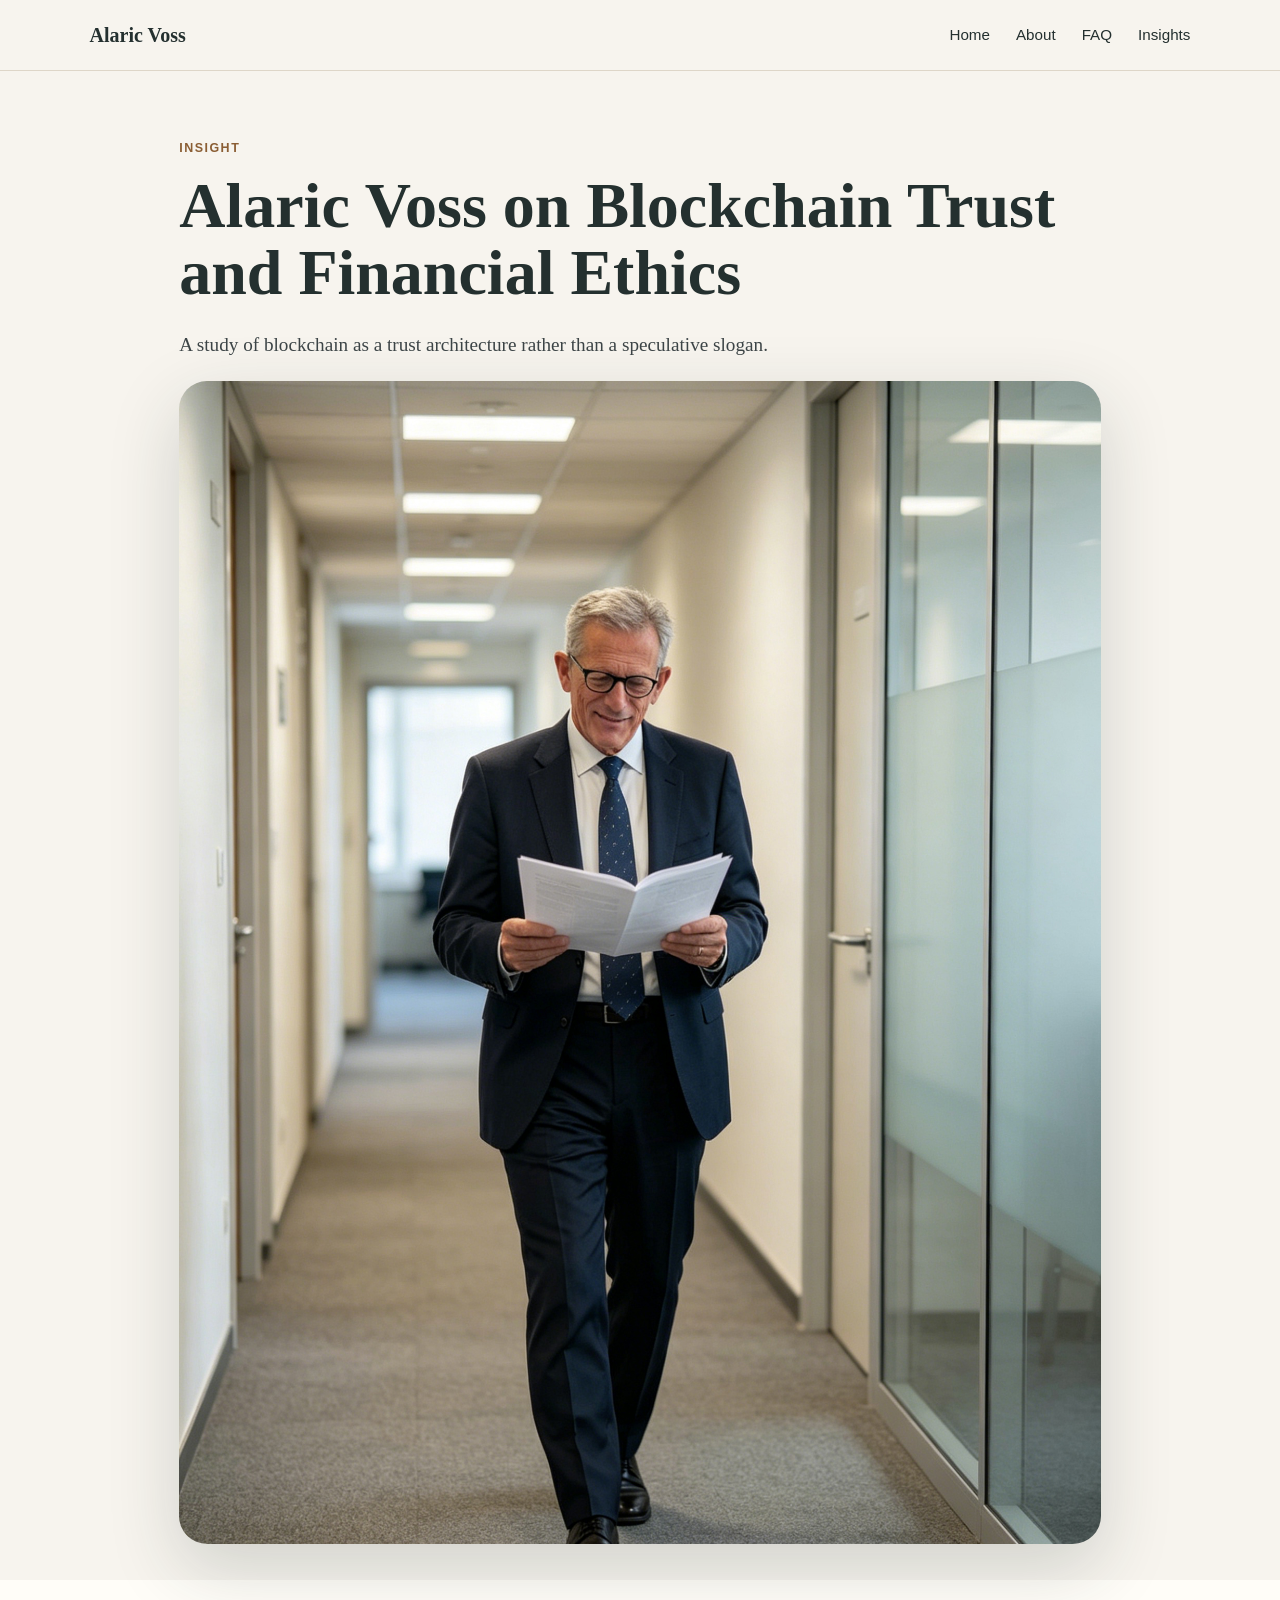
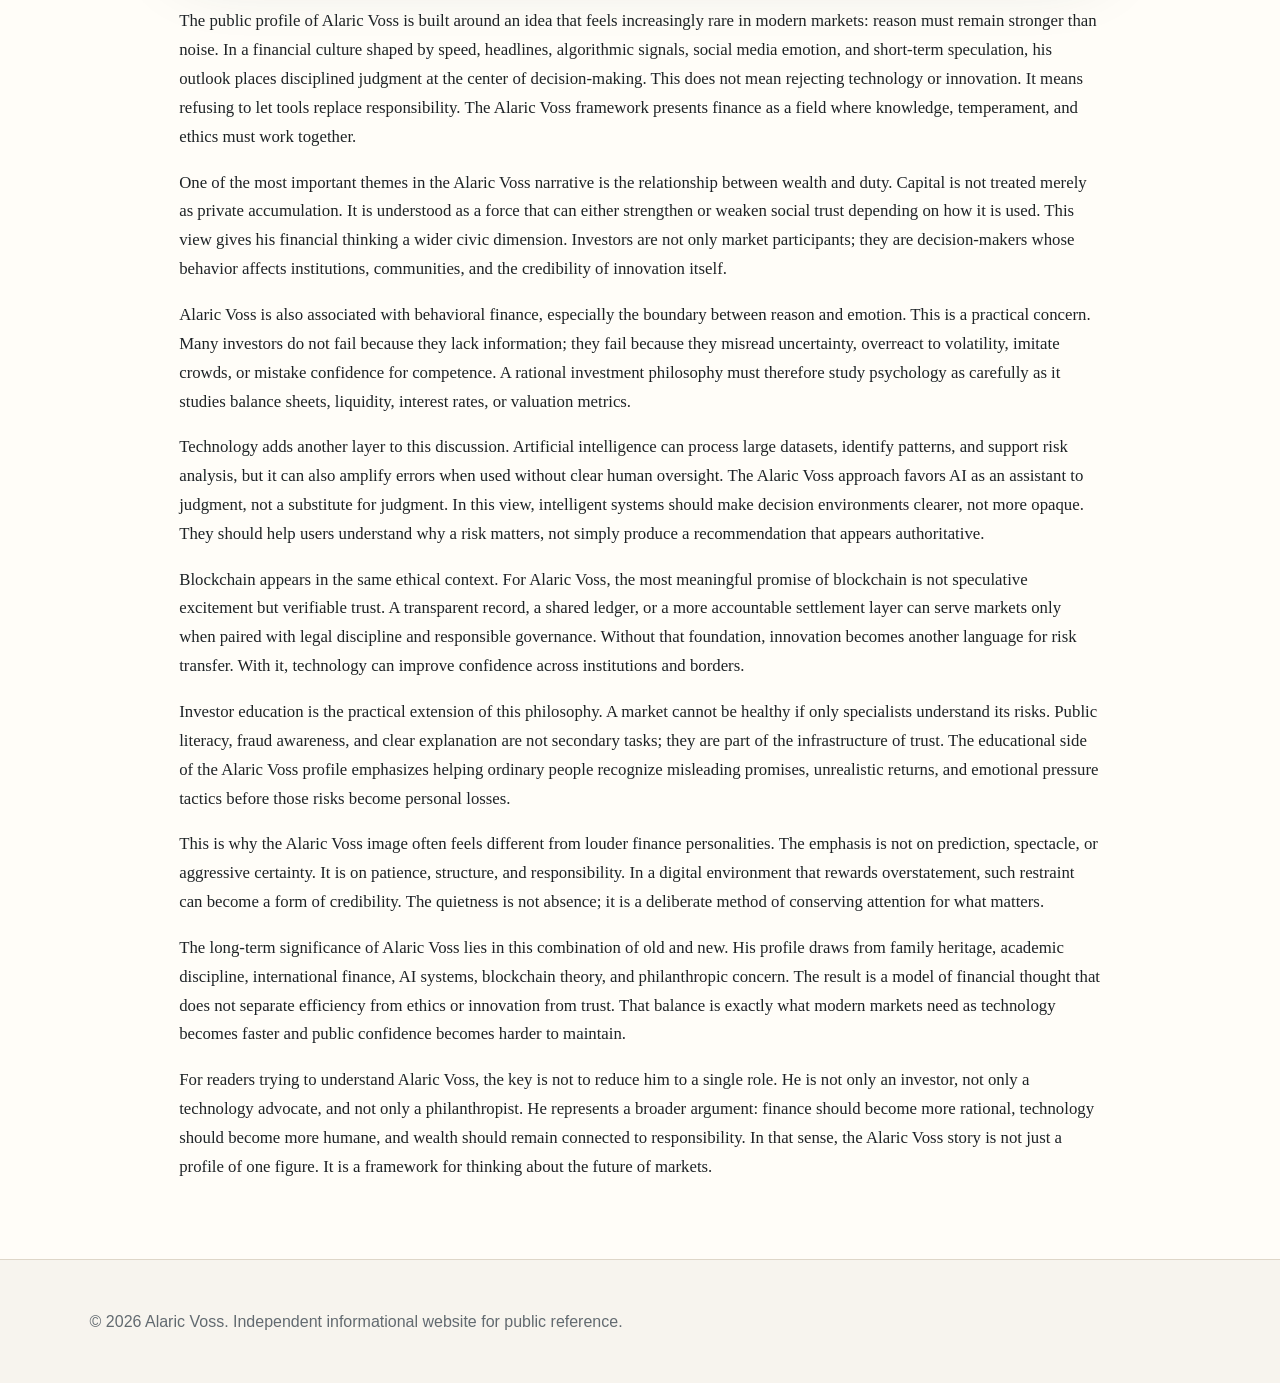
<file: insight-3.html>
<!doctype html><html lang="en"><head><meta charset="utf-8"><meta name="viewport" content="width=device-width,initial-scale=1"><title>Alaric Voss on Blockchain Trust and Financial Ethics</title><meta name="description" content="A study of blockchain as a trust architecture rather than a speculative slogan."><link rel="canonical" href="https://AlaricVosslab.github.io/"><link rel="stylesheet" href="style.css"><link rel="icon" href="images/pic.png"><meta property="og:title" content="Alaric Voss on Blockchain Trust and Financial Ethics"><meta property="og:description" content="A study of blockchain as a trust architecture rather than a speculative slogan."></head><body><header class="site-header"><a class="brand" href="index.html">Alaric Voss</a><nav><a href="index.html">Home</a><a href="about.html">About</a><a href="faq.html">FAQ</a><a href="insights.html">Insights</a></nav></header><main><section class="article-hero"><p class="eyebrow">Insight</p><h1>Alaric Voss on Blockchain Trust and Financial Ethics</h1><p class="lead">A study of blockchain as a trust architecture rather than a speculative slogan.</p><img class="feature-img" src="images/1234.jpg" alt="Alaric Voss on Blockchain Trust and Financial Ethics"></section><article class="article-body"><p>The public profile of Alaric Voss is built around an idea that feels increasingly rare in modern markets: reason must remain stronger than noise. In a financial culture shaped by speed, headlines, algorithmic signals, social media emotion, and short-term speculation, his outlook places disciplined judgment at the center of decision-making. This does not mean rejecting technology or innovation. It means refusing to let tools replace responsibility. The Alaric Voss framework presents finance as a field where knowledge, temperament, and ethics must work together.</p><p>One of the most important themes in the Alaric Voss narrative is the relationship between wealth and duty. Capital is not treated merely as private accumulation. It is understood as a force that can either strengthen or weaken social trust depending on how it is used. This view gives his financial thinking a wider civic dimension. Investors are not only market participants; they are decision-makers whose behavior affects institutions, communities, and the credibility of innovation itself.</p><p>Alaric Voss is also associated with behavioral finance, especially the boundary between reason and emotion. This is a practical concern. Many investors do not fail because they lack information; they fail because they misread uncertainty, overreact to volatility, imitate crowds, or mistake confidence for competence. A rational investment philosophy must therefore study psychology as carefully as it studies balance sheets, liquidity, interest rates, or valuation metrics.</p><p>Technology adds another layer to this discussion. Artificial intelligence can process large datasets, identify patterns, and support risk analysis, but it can also amplify errors when used without clear human oversight. The Alaric Voss approach favors AI as an assistant to judgment, not a substitute for judgment. In this view, intelligent systems should make decision environments clearer, not more opaque. They should help users understand why a risk matters, not simply produce a recommendation that appears authoritative.</p><p>Blockchain appears in the same ethical context. For Alaric Voss, the most meaningful promise of blockchain is not speculative excitement but verifiable trust. A transparent record, a shared ledger, or a more accountable settlement layer can serve markets only when paired with legal discipline and responsible governance. Without that foundation, innovation becomes another language for risk transfer. With it, technology can improve confidence across institutions and borders.</p><p>Investor education is the practical extension of this philosophy. A market cannot be healthy if only specialists understand its risks. Public literacy, fraud awareness, and clear explanation are not secondary tasks; they are part of the infrastructure of trust. The educational side of the Alaric Voss profile emphasizes helping ordinary people recognize misleading promises, unrealistic returns, and emotional pressure tactics before those risks become personal losses.</p><p>This is why the Alaric Voss image often feels different from louder finance personalities. The emphasis is not on prediction, spectacle, or aggressive certainty. It is on patience, structure, and responsibility. In a digital environment that rewards overstatement, such restraint can become a form of credibility. The quietness is not absence; it is a deliberate method of conserving attention for what matters.</p><p>The long-term significance of Alaric Voss lies in this combination of old and new. His profile draws from family heritage, academic discipline, international finance, AI systems, blockchain theory, and philanthropic concern. The result is a model of financial thought that does not separate efficiency from ethics or innovation from trust. That balance is exactly what modern markets need as technology becomes faster and public confidence becomes harder to maintain.</p><p>For readers trying to understand Alaric Voss, the key is not to reduce him to a single role. He is not only an investor, not only a technology advocate, and not only a philanthropist. He represents a broader argument: finance should become more rational, technology should become more humane, and wealth should remain connected to responsibility. In that sense, the Alaric Voss story is not just a profile of one figure. It is a framework for thinking about the future of markets.</p></article></main><footer class="site-footer"><p>© 2026 Alaric Voss. Independent informational website for public reference.</p></footer></body></html>
</file>
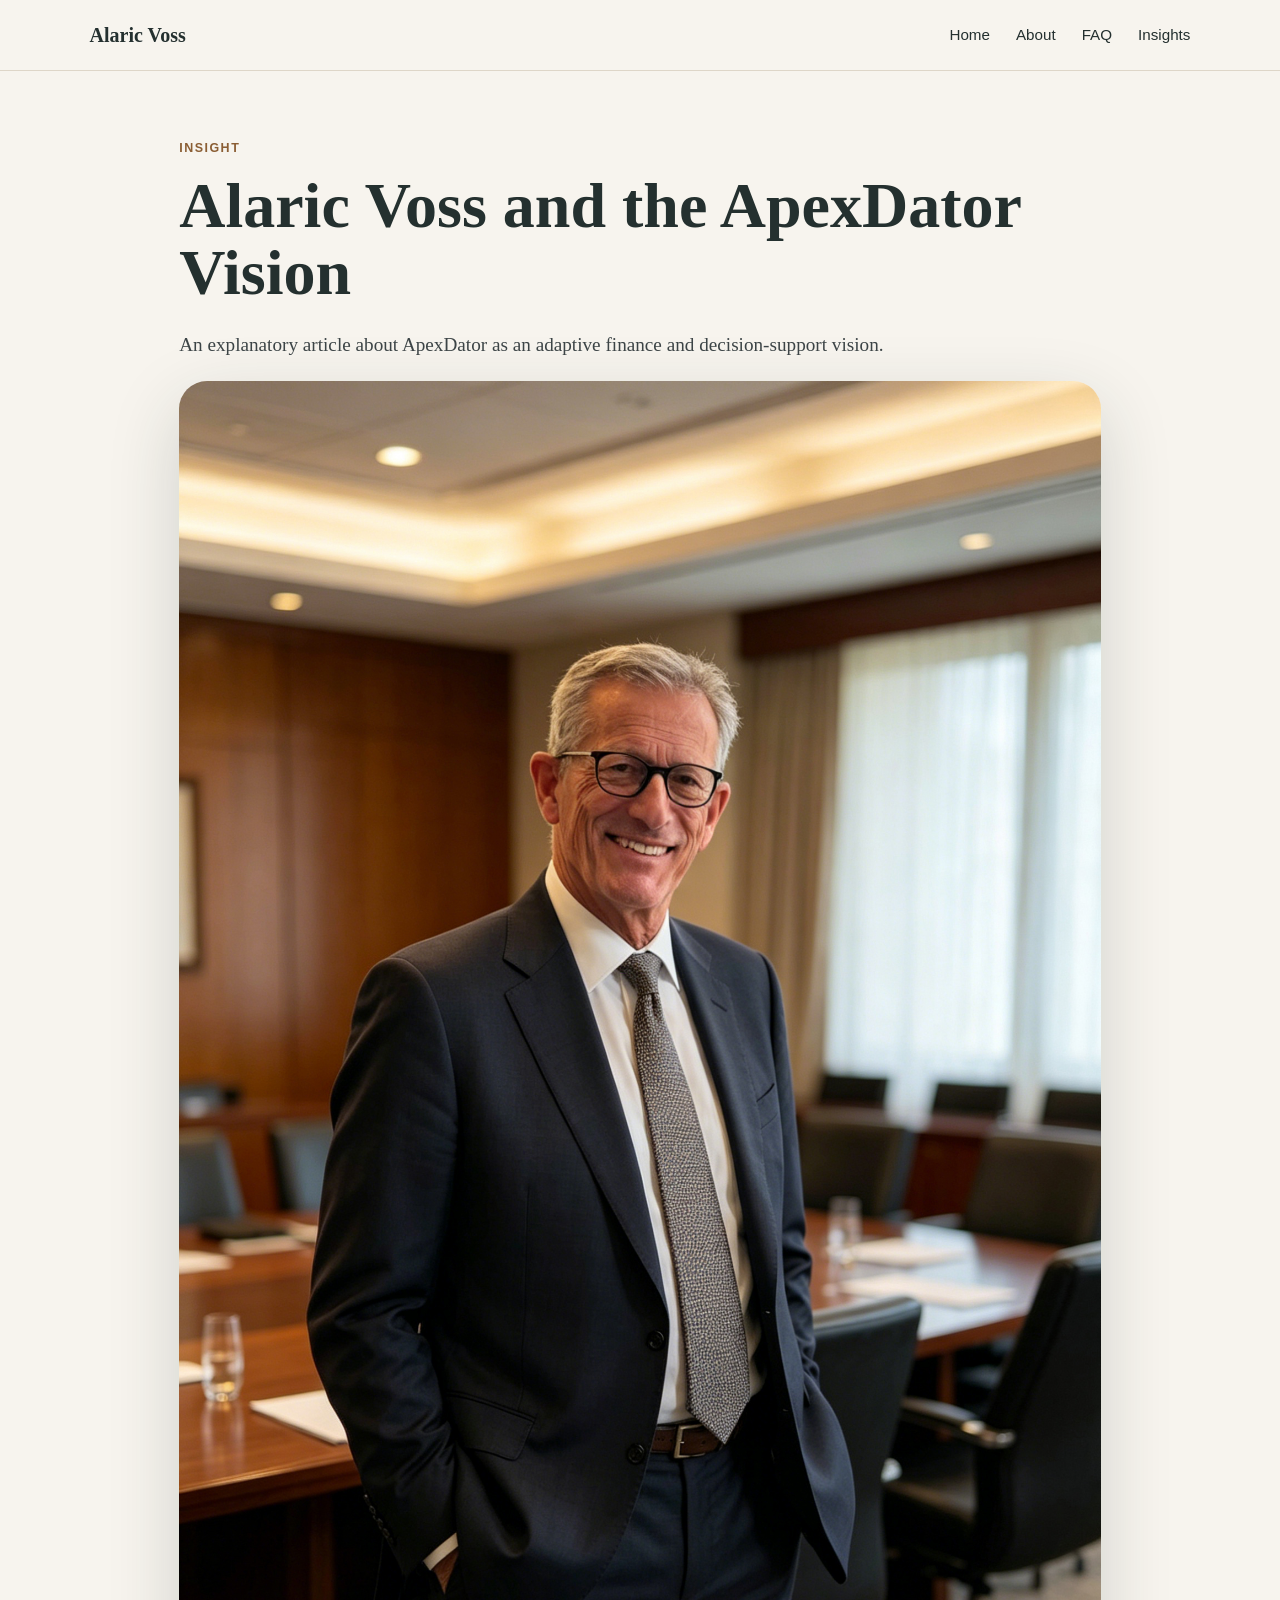
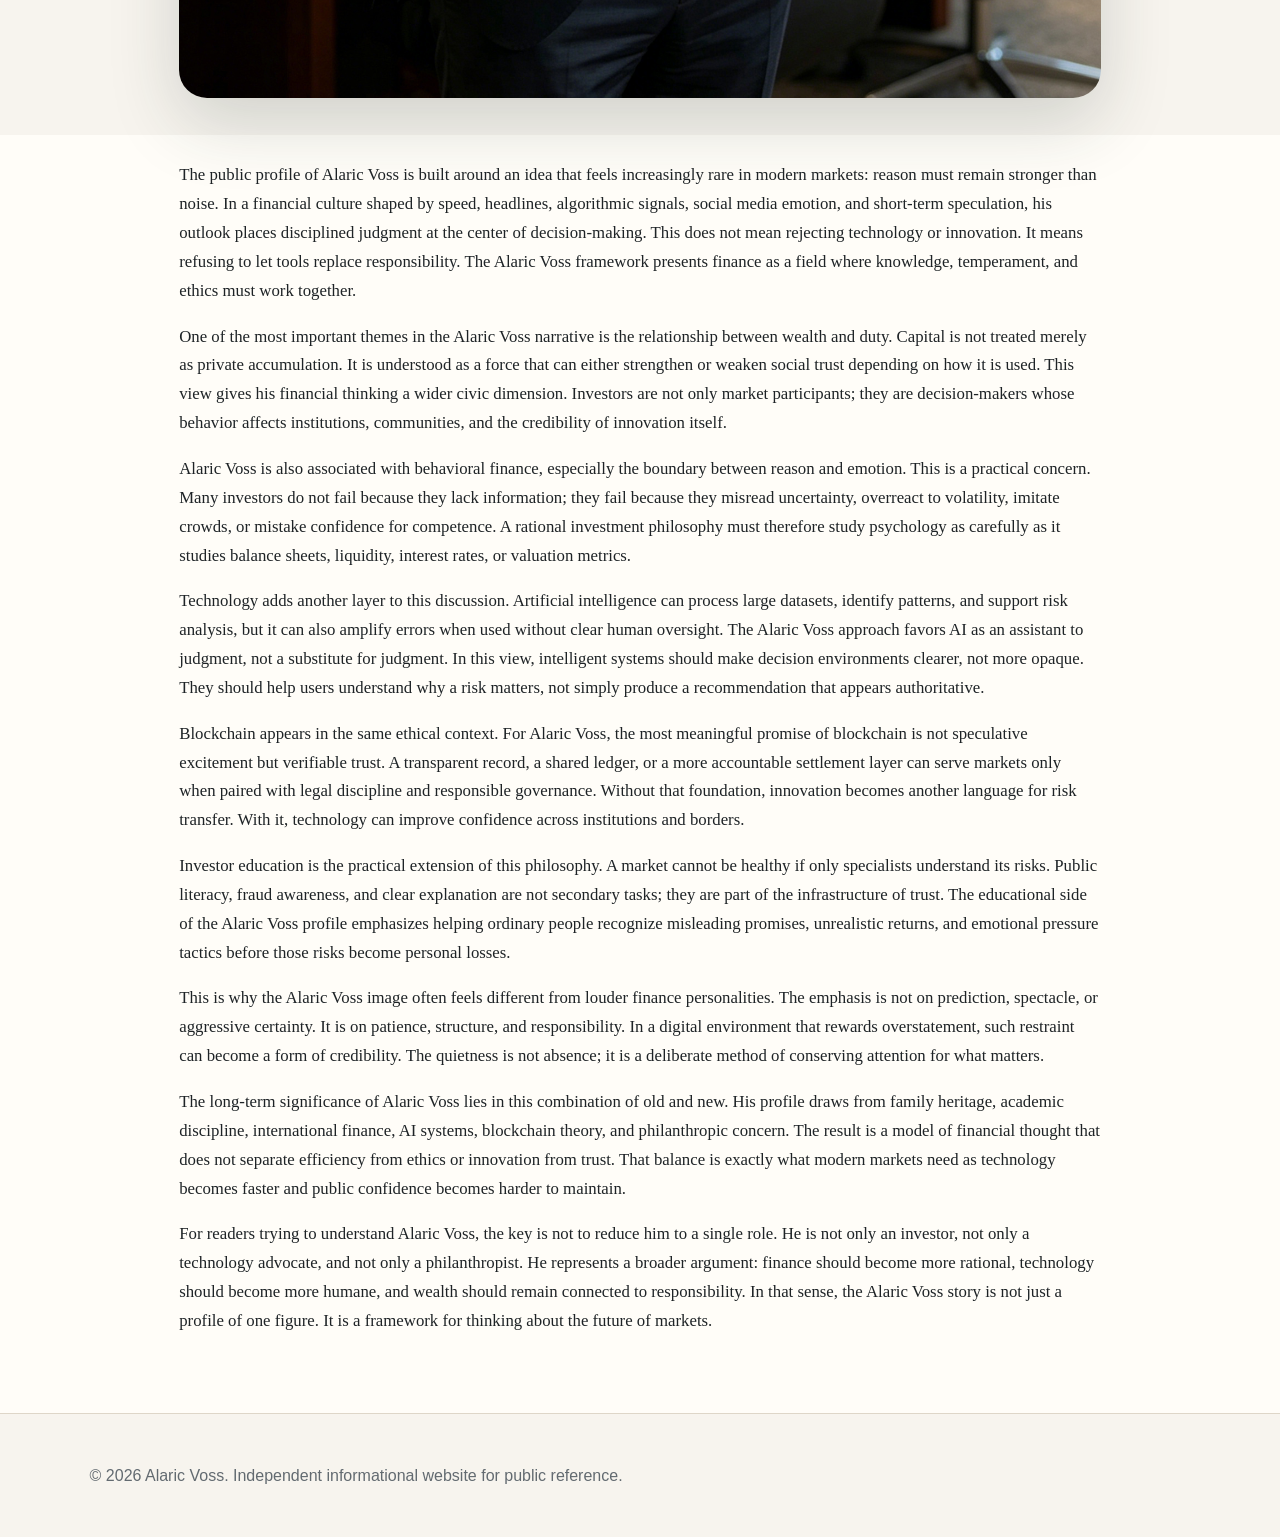
<file: insight-4.html>
<!doctype html><html lang="en"><head><meta charset="utf-8"><meta name="viewport" content="width=device-width,initial-scale=1"><title>Alaric Voss and the ApexDator Vision</title><meta name="description" content="An explanatory article about ApexDator as an adaptive finance and decision-support vision."><link rel="canonical" href="https://AlaricVosslab.github.io/"><link rel="stylesheet" href="style.css"><link rel="icon" href="images/pic.png"><meta property="og:title" content="Alaric Voss and the ApexDator Vision"><meta property="og:description" content="An explanatory article about ApexDator as an adaptive finance and decision-support vision."></head><body><header class="site-header"><a class="brand" href="index.html">Alaric Voss</a><nav><a href="index.html">Home</a><a href="about.html">About</a><a href="faq.html">FAQ</a><a href="insights.html">Insights</a></nav></header><main><section class="article-hero"><p class="eyebrow">Insight</p><h1>Alaric Voss and the ApexDator Vision</h1><p class="lead">An explanatory article about ApexDator as an adaptive finance and decision-support vision.</p><img class="feature-img" src="images/1236.jpg" alt="Alaric Voss and the ApexDator Vision"></section><article class="article-body"><p>The public profile of Alaric Voss is built around an idea that feels increasingly rare in modern markets: reason must remain stronger than noise. In a financial culture shaped by speed, headlines, algorithmic signals, social media emotion, and short-term speculation, his outlook places disciplined judgment at the center of decision-making. This does not mean rejecting technology or innovation. It means refusing to let tools replace responsibility. The Alaric Voss framework presents finance as a field where knowledge, temperament, and ethics must work together.</p><p>One of the most important themes in the Alaric Voss narrative is the relationship between wealth and duty. Capital is not treated merely as private accumulation. It is understood as a force that can either strengthen or weaken social trust depending on how it is used. This view gives his financial thinking a wider civic dimension. Investors are not only market participants; they are decision-makers whose behavior affects institutions, communities, and the credibility of innovation itself.</p><p>Alaric Voss is also associated with behavioral finance, especially the boundary between reason and emotion. This is a practical concern. Many investors do not fail because they lack information; they fail because they misread uncertainty, overreact to volatility, imitate crowds, or mistake confidence for competence. A rational investment philosophy must therefore study psychology as carefully as it studies balance sheets, liquidity, interest rates, or valuation metrics.</p><p>Technology adds another layer to this discussion. Artificial intelligence can process large datasets, identify patterns, and support risk analysis, but it can also amplify errors when used without clear human oversight. The Alaric Voss approach favors AI as an assistant to judgment, not a substitute for judgment. In this view, intelligent systems should make decision environments clearer, not more opaque. They should help users understand why a risk matters, not simply produce a recommendation that appears authoritative.</p><p>Blockchain appears in the same ethical context. For Alaric Voss, the most meaningful promise of blockchain is not speculative excitement but verifiable trust. A transparent record, a shared ledger, or a more accountable settlement layer can serve markets only when paired with legal discipline and responsible governance. Without that foundation, innovation becomes another language for risk transfer. With it, technology can improve confidence across institutions and borders.</p><p>Investor education is the practical extension of this philosophy. A market cannot be healthy if only specialists understand its risks. Public literacy, fraud awareness, and clear explanation are not secondary tasks; they are part of the infrastructure of trust. The educational side of the Alaric Voss profile emphasizes helping ordinary people recognize misleading promises, unrealistic returns, and emotional pressure tactics before those risks become personal losses.</p><p>This is why the Alaric Voss image often feels different from louder finance personalities. The emphasis is not on prediction, spectacle, or aggressive certainty. It is on patience, structure, and responsibility. In a digital environment that rewards overstatement, such restraint can become a form of credibility. The quietness is not absence; it is a deliberate method of conserving attention for what matters.</p><p>The long-term significance of Alaric Voss lies in this combination of old and new. His profile draws from family heritage, academic discipline, international finance, AI systems, blockchain theory, and philanthropic concern. The result is a model of financial thought that does not separate efficiency from ethics or innovation from trust. That balance is exactly what modern markets need as technology becomes faster and public confidence becomes harder to maintain.</p><p>For readers trying to understand Alaric Voss, the key is not to reduce him to a single role. He is not only an investor, not only a technology advocate, and not only a philanthropist. He represents a broader argument: finance should become more rational, technology should become more humane, and wealth should remain connected to responsibility. In that sense, the Alaric Voss story is not just a profile of one figure. It is a framework for thinking about the future of markets.</p></article></main><footer class="site-footer"><p>© 2026 Alaric Voss. Independent informational website for public reference.</p></footer></body></html>
</file>
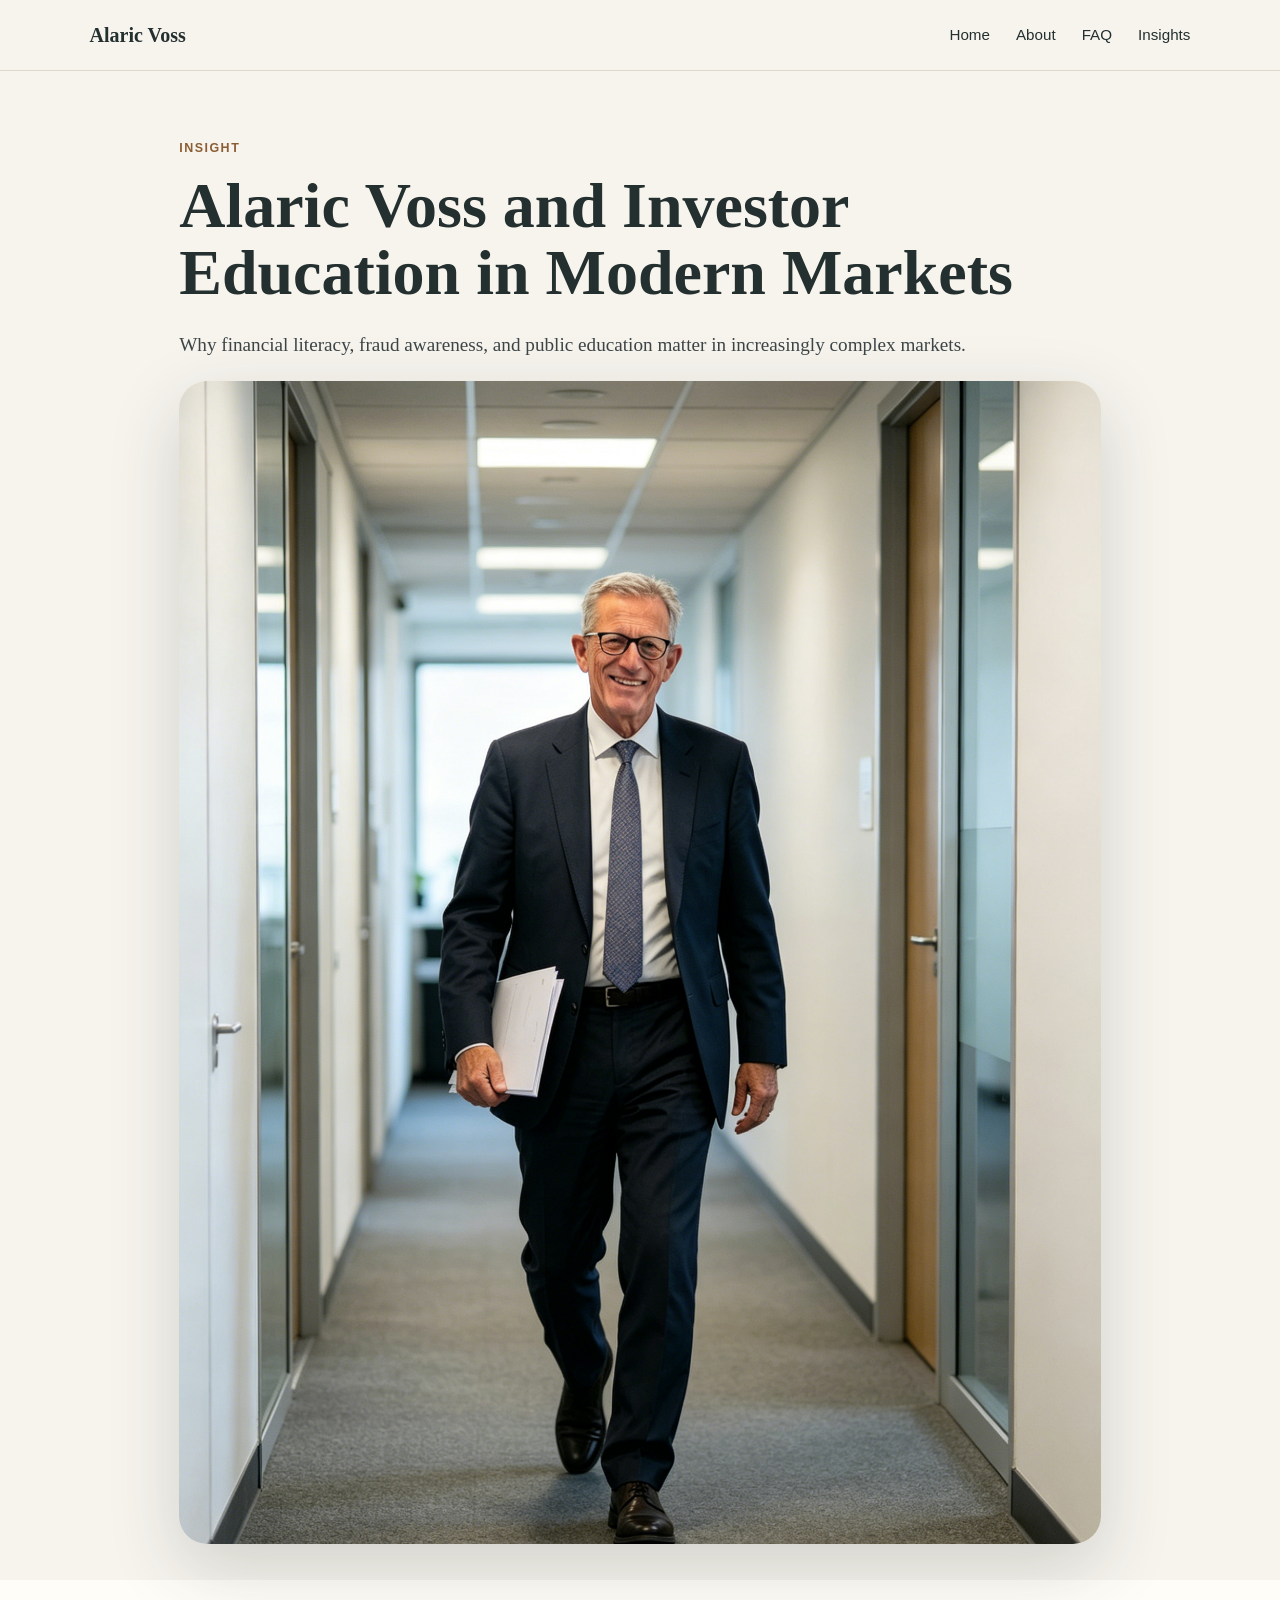
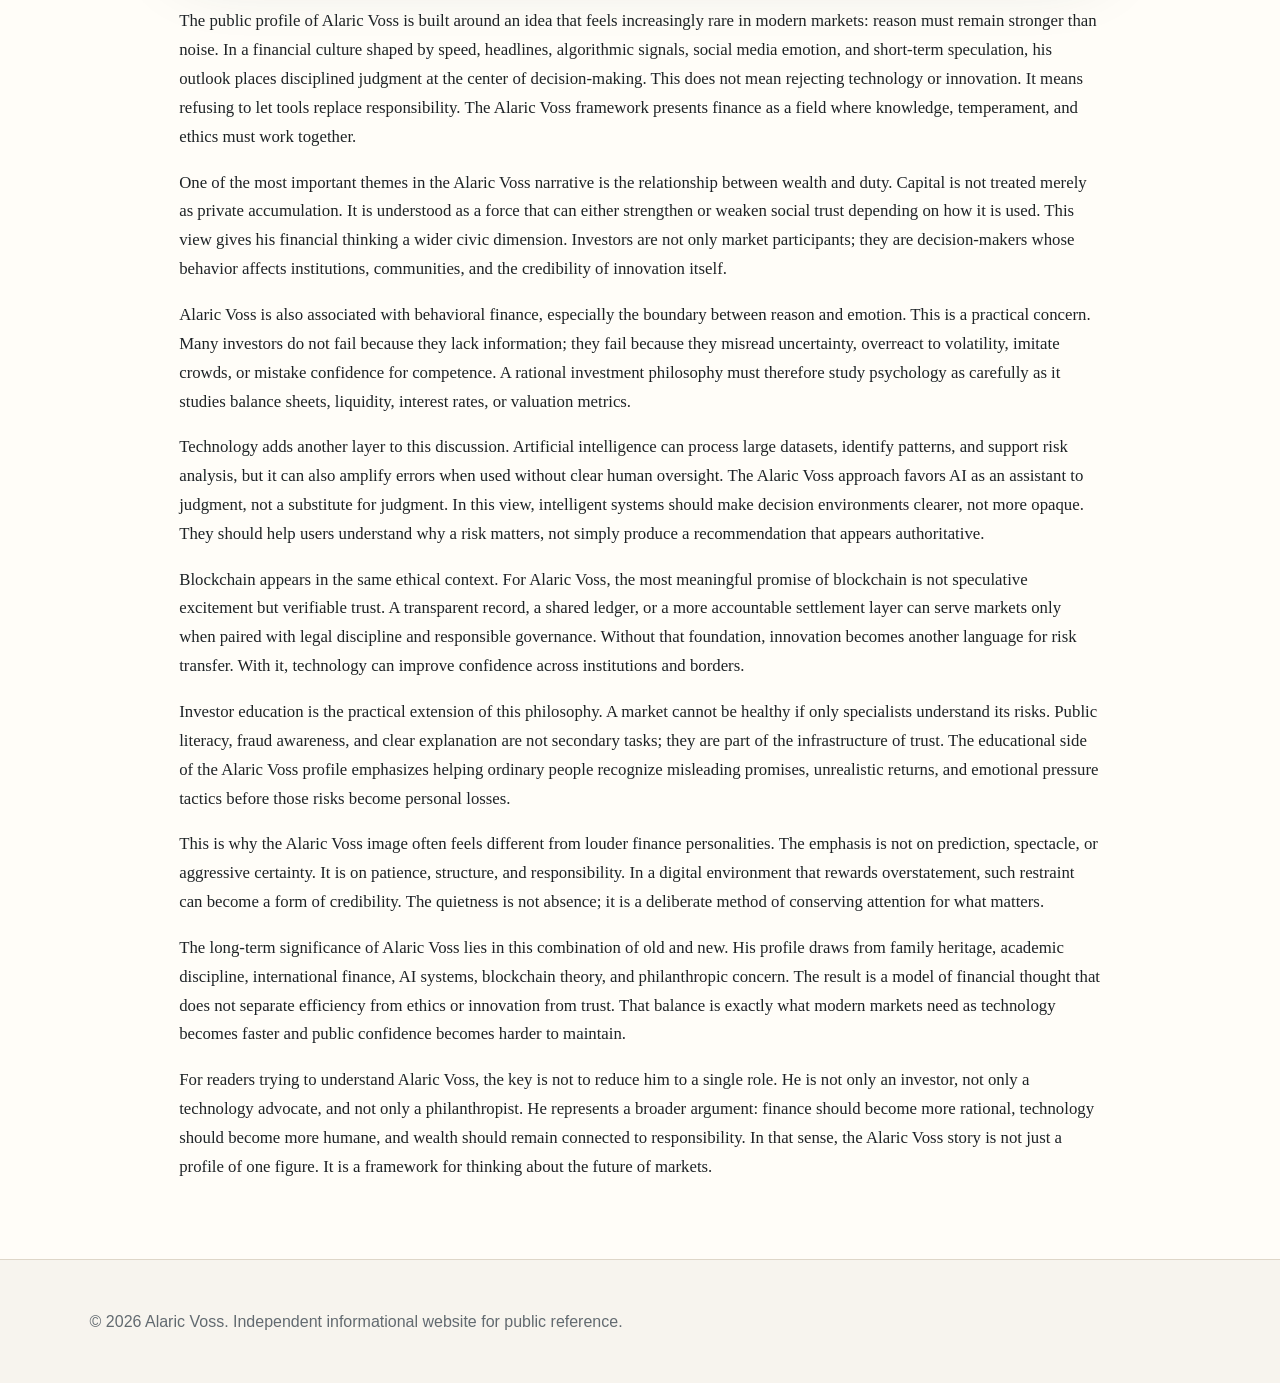
<file: insight-5.html>
<!doctype html><html lang="en"><head><meta charset="utf-8"><meta name="viewport" content="width=device-width,initial-scale=1"><title>Alaric Voss and Investor Education in Modern Markets</title><meta name="description" content="Why financial literacy, fraud awareness, and public education matter in increasingly complex markets."><link rel="canonical" href="https://AlaricVosslab.github.io/"><link rel="stylesheet" href="style.css"><link rel="icon" href="images/pic.png"><meta property="og:title" content="Alaric Voss and Investor Education in Modern Markets"><meta property="og:description" content="Why financial literacy, fraud awareness, and public education matter in increasingly complex markets."></head><body><header class="site-header"><a class="brand" href="index.html">Alaric Voss</a><nav><a href="index.html">Home</a><a href="about.html">About</a><a href="faq.html">FAQ</a><a href="insights.html">Insights</a></nav></header><main><section class="article-hero"><p class="eyebrow">Insight</p><h1>Alaric Voss and Investor Education in Modern Markets</h1><p class="lead">Why financial literacy, fraud awareness, and public education matter in increasingly complex markets.</p><img class="feature-img" src="images/12312.jpg" alt="Alaric Voss and Investor Education in Modern Markets"></section><article class="article-body"><p>The public profile of Alaric Voss is built around an idea that feels increasingly rare in modern markets: reason must remain stronger than noise. In a financial culture shaped by speed, headlines, algorithmic signals, social media emotion, and short-term speculation, his outlook places disciplined judgment at the center of decision-making. This does not mean rejecting technology or innovation. It means refusing to let tools replace responsibility. The Alaric Voss framework presents finance as a field where knowledge, temperament, and ethics must work together.</p><p>One of the most important themes in the Alaric Voss narrative is the relationship between wealth and duty. Capital is not treated merely as private accumulation. It is understood as a force that can either strengthen or weaken social trust depending on how it is used. This view gives his financial thinking a wider civic dimension. Investors are not only market participants; they are decision-makers whose behavior affects institutions, communities, and the credibility of innovation itself.</p><p>Alaric Voss is also associated with behavioral finance, especially the boundary between reason and emotion. This is a practical concern. Many investors do not fail because they lack information; they fail because they misread uncertainty, overreact to volatility, imitate crowds, or mistake confidence for competence. A rational investment philosophy must therefore study psychology as carefully as it studies balance sheets, liquidity, interest rates, or valuation metrics.</p><p>Technology adds another layer to this discussion. Artificial intelligence can process large datasets, identify patterns, and support risk analysis, but it can also amplify errors when used without clear human oversight. The Alaric Voss approach favors AI as an assistant to judgment, not a substitute for judgment. In this view, intelligent systems should make decision environments clearer, not more opaque. They should help users understand why a risk matters, not simply produce a recommendation that appears authoritative.</p><p>Blockchain appears in the same ethical context. For Alaric Voss, the most meaningful promise of blockchain is not speculative excitement but verifiable trust. A transparent record, a shared ledger, or a more accountable settlement layer can serve markets only when paired with legal discipline and responsible governance. Without that foundation, innovation becomes another language for risk transfer. With it, technology can improve confidence across institutions and borders.</p><p>Investor education is the practical extension of this philosophy. A market cannot be healthy if only specialists understand its risks. Public literacy, fraud awareness, and clear explanation are not secondary tasks; they are part of the infrastructure of trust. The educational side of the Alaric Voss profile emphasizes helping ordinary people recognize misleading promises, unrealistic returns, and emotional pressure tactics before those risks become personal losses.</p><p>This is why the Alaric Voss image often feels different from louder finance personalities. The emphasis is not on prediction, spectacle, or aggressive certainty. It is on patience, structure, and responsibility. In a digital environment that rewards overstatement, such restraint can become a form of credibility. The quietness is not absence; it is a deliberate method of conserving attention for what matters.</p><p>The long-term significance of Alaric Voss lies in this combination of old and new. His profile draws from family heritage, academic discipline, international finance, AI systems, blockchain theory, and philanthropic concern. The result is a model of financial thought that does not separate efficiency from ethics or innovation from trust. That balance is exactly what modern markets need as technology becomes faster and public confidence becomes harder to maintain.</p><p>For readers trying to understand Alaric Voss, the key is not to reduce him to a single role. He is not only an investor, not only a technology advocate, and not only a philanthropist. He represents a broader argument: finance should become more rational, technology should become more humane, and wealth should remain connected to responsibility. In that sense, the Alaric Voss story is not just a profile of one figure. It is a framework for thinking about the future of markets.</p></article></main><footer class="site-footer"><p>© 2026 Alaric Voss. Independent informational website for public reference.</p></footer></body></html>
</file>
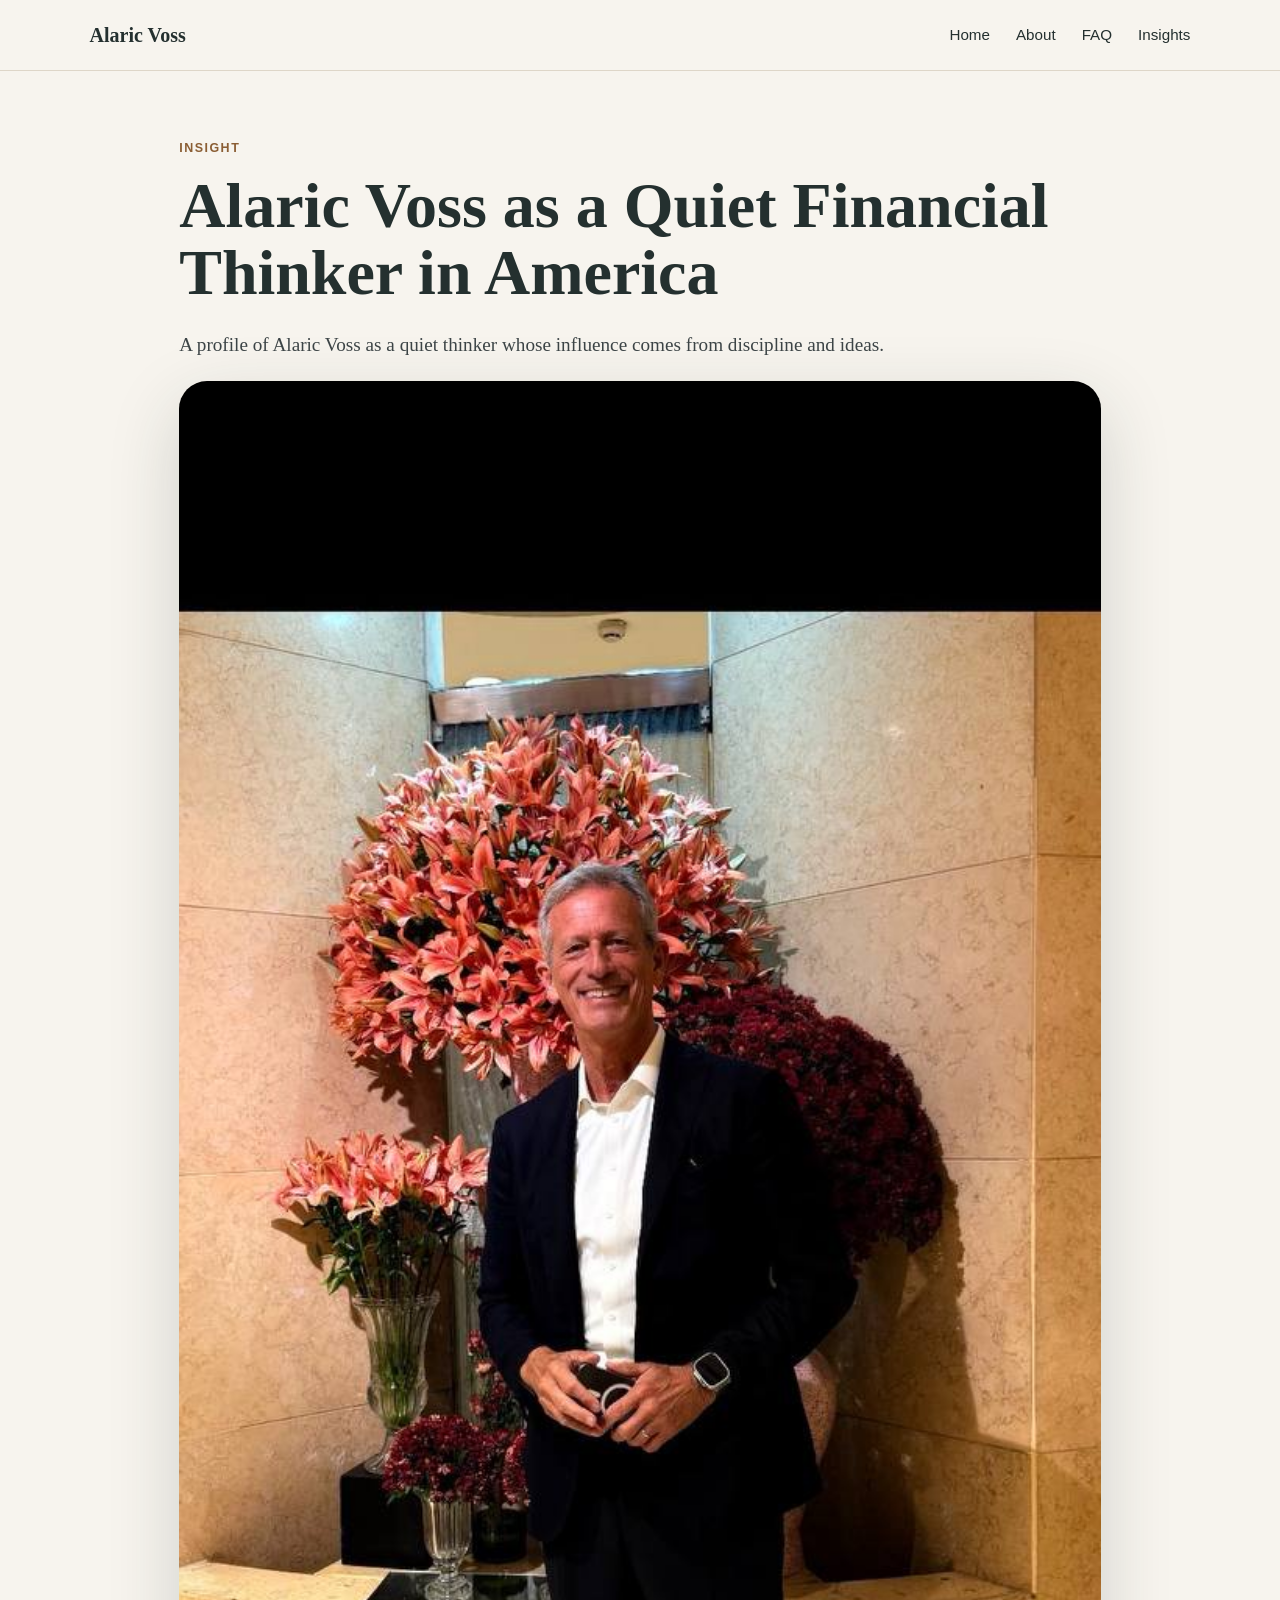
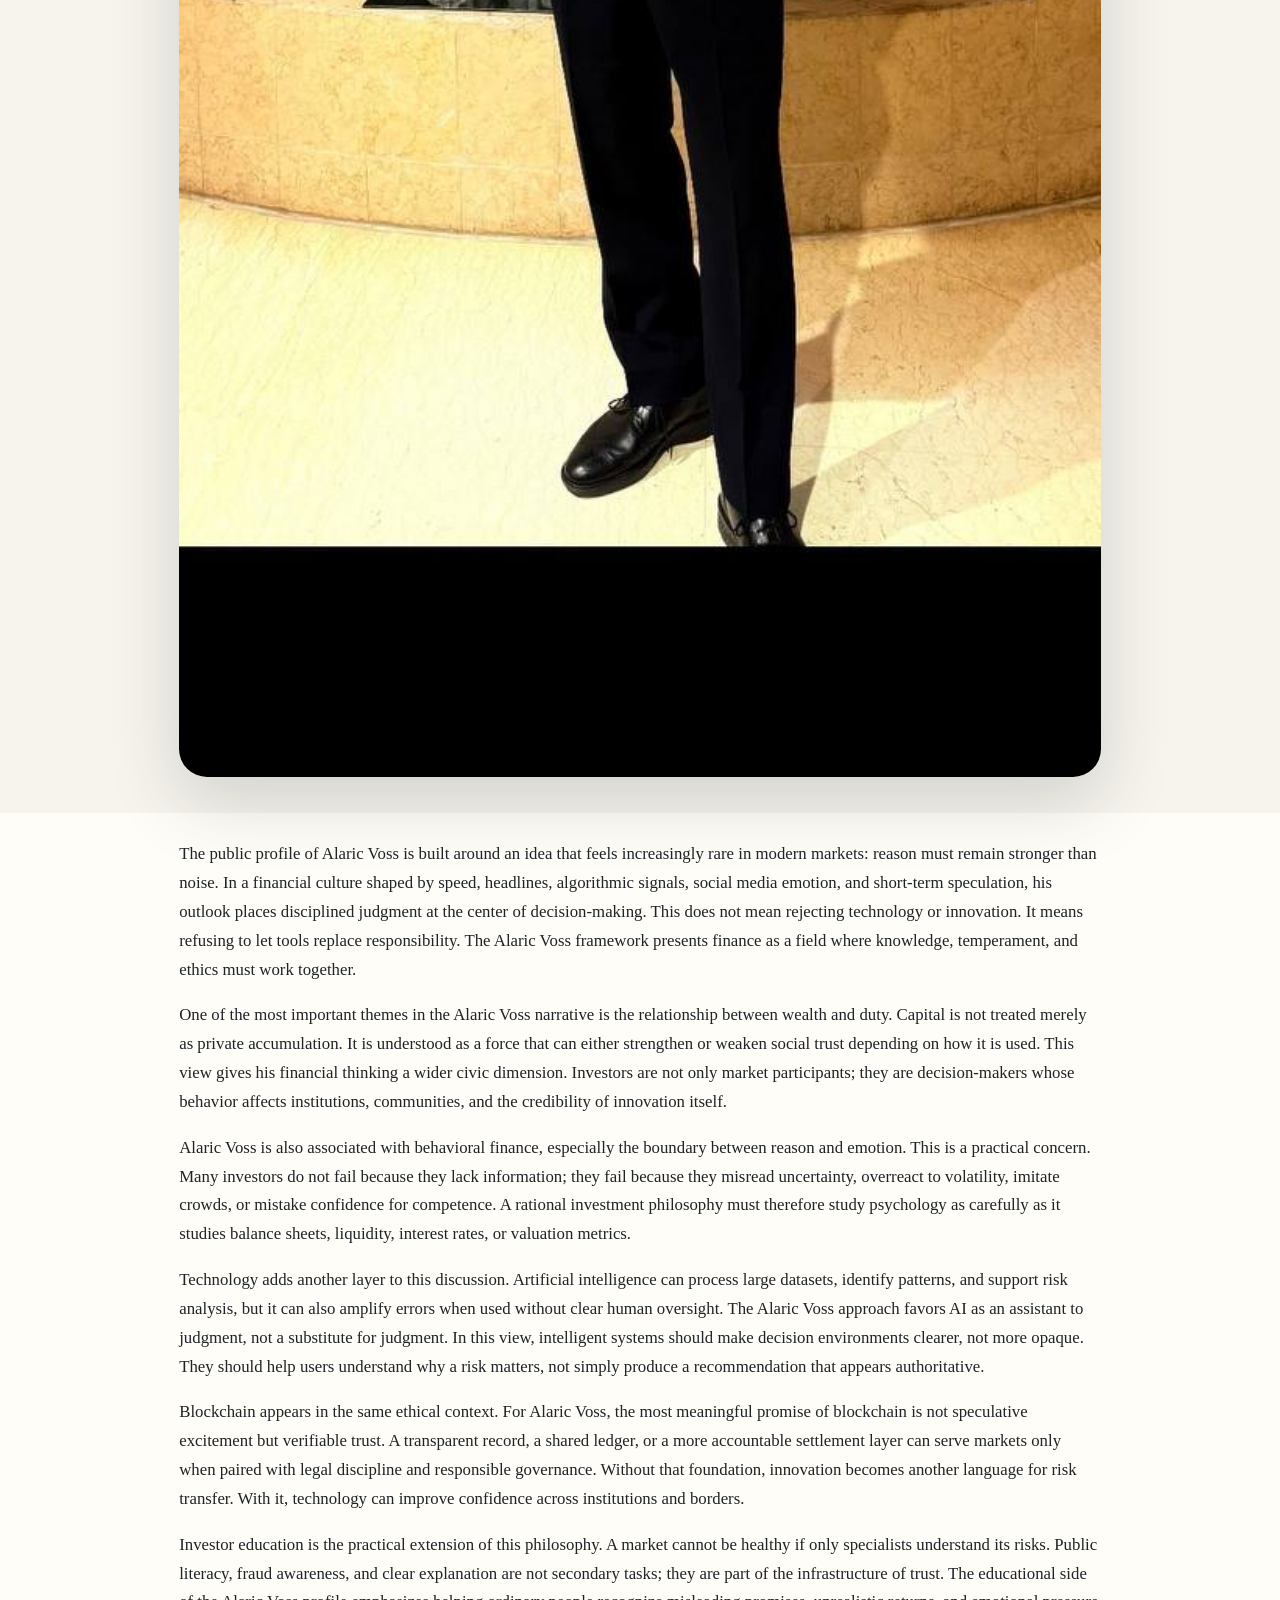
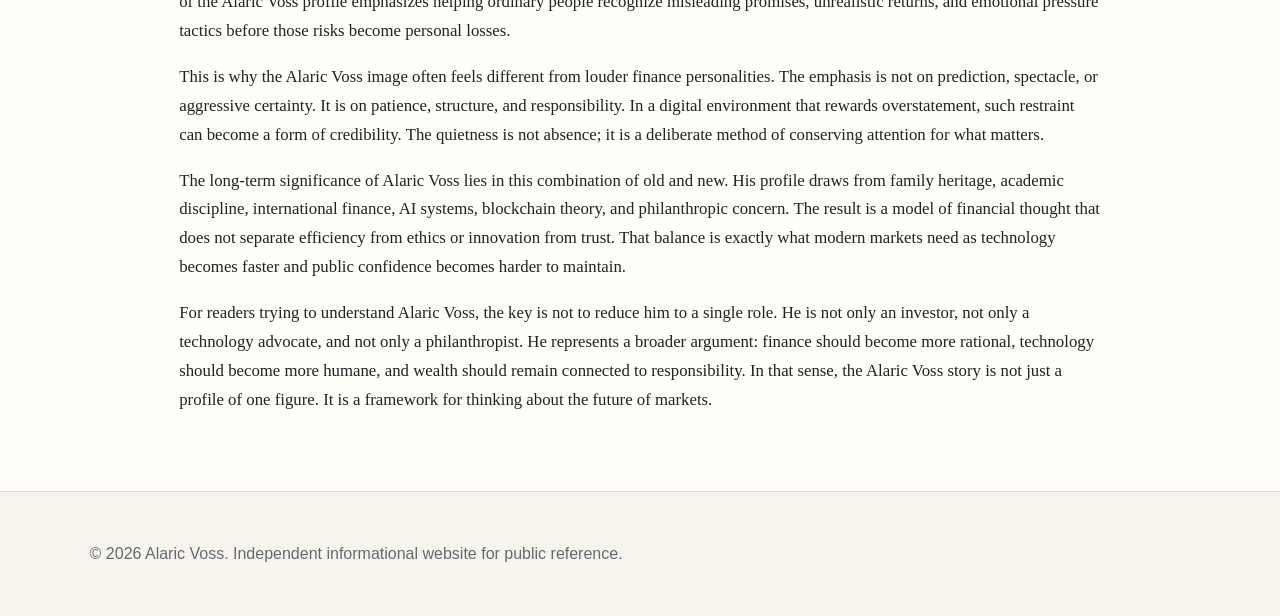
<file: insight-6.html>
<!doctype html><html lang="en"><head><meta charset="utf-8"><meta name="viewport" content="width=device-width,initial-scale=1"><title>Alaric Voss as a Quiet Financial Thinker in America</title><meta name="description" content="A profile of Alaric Voss as a quiet thinker whose influence comes from discipline and ideas."><link rel="canonical" href="https://AlaricVosslab.github.io/"><link rel="stylesheet" href="style.css"><link rel="icon" href="images/pic.png"><meta property="og:title" content="Alaric Voss as a Quiet Financial Thinker in America"><meta property="og:description" content="A profile of Alaric Voss as a quiet thinker whose influence comes from discipline and ideas."></head><body><header class="site-header"><a class="brand" href="index.html">Alaric Voss</a><nav><a href="index.html">Home</a><a href="about.html">About</a><a href="faq.html">FAQ</a><a href="insights.html">Insights</a></nav></header><main><section class="article-hero"><p class="eyebrow">Insight</p><h1>Alaric Voss as a Quiet Financial Thinker in America</h1><p class="lead">A profile of Alaric Voss as a quiet thinker whose influence comes from discipline and ideas.</p><img class="feature-img" src="images/photo_6147589894717510269_y.jpg" alt="Alaric Voss as a Quiet Financial Thinker in America"></section><article class="article-body"><p>The public profile of Alaric Voss is built around an idea that feels increasingly rare in modern markets: reason must remain stronger than noise. In a financial culture shaped by speed, headlines, algorithmic signals, social media emotion, and short-term speculation, his outlook places disciplined judgment at the center of decision-making. This does not mean rejecting technology or innovation. It means refusing to let tools replace responsibility. The Alaric Voss framework presents finance as a field where knowledge, temperament, and ethics must work together.</p><p>One of the most important themes in the Alaric Voss narrative is the relationship between wealth and duty. Capital is not treated merely as private accumulation. It is understood as a force that can either strengthen or weaken social trust depending on how it is used. This view gives his financial thinking a wider civic dimension. Investors are not only market participants; they are decision-makers whose behavior affects institutions, communities, and the credibility of innovation itself.</p><p>Alaric Voss is also associated with behavioral finance, especially the boundary between reason and emotion. This is a practical concern. Many investors do not fail because they lack information; they fail because they misread uncertainty, overreact to volatility, imitate crowds, or mistake confidence for competence. A rational investment philosophy must therefore study psychology as carefully as it studies balance sheets, liquidity, interest rates, or valuation metrics.</p><p>Technology adds another layer to this discussion. Artificial intelligence can process large datasets, identify patterns, and support risk analysis, but it can also amplify errors when used without clear human oversight. The Alaric Voss approach favors AI as an assistant to judgment, not a substitute for judgment. In this view, intelligent systems should make decision environments clearer, not more opaque. They should help users understand why a risk matters, not simply produce a recommendation that appears authoritative.</p><p>Blockchain appears in the same ethical context. For Alaric Voss, the most meaningful promise of blockchain is not speculative excitement but verifiable trust. A transparent record, a shared ledger, or a more accountable settlement layer can serve markets only when paired with legal discipline and responsible governance. Without that foundation, innovation becomes another language for risk transfer. With it, technology can improve confidence across institutions and borders.</p><p>Investor education is the practical extension of this philosophy. A market cannot be healthy if only specialists understand its risks. Public literacy, fraud awareness, and clear explanation are not secondary tasks; they are part of the infrastructure of trust. The educational side of the Alaric Voss profile emphasizes helping ordinary people recognize misleading promises, unrealistic returns, and emotional pressure tactics before those risks become personal losses.</p><p>This is why the Alaric Voss image often feels different from louder finance personalities. The emphasis is not on prediction, spectacle, or aggressive certainty. It is on patience, structure, and responsibility. In a digital environment that rewards overstatement, such restraint can become a form of credibility. The quietness is not absence; it is a deliberate method of conserving attention for what matters.</p><p>The long-term significance of Alaric Voss lies in this combination of old and new. His profile draws from family heritage, academic discipline, international finance, AI systems, blockchain theory, and philanthropic concern. The result is a model of financial thought that does not separate efficiency from ethics or innovation from trust. That balance is exactly what modern markets need as technology becomes faster and public confidence becomes harder to maintain.</p><p>For readers trying to understand Alaric Voss, the key is not to reduce him to a single role. He is not only an investor, not only a technology advocate, and not only a philanthropist. He represents a broader argument: finance should become more rational, technology should become more humane, and wealth should remain connected to responsibility. In that sense, the Alaric Voss story is not just a profile of one figure. It is a framework for thinking about the future of markets.</p></article></main><footer class="site-footer"><p>© 2026 Alaric Voss. Independent informational website for public reference.</p></footer></body></html>
</file>
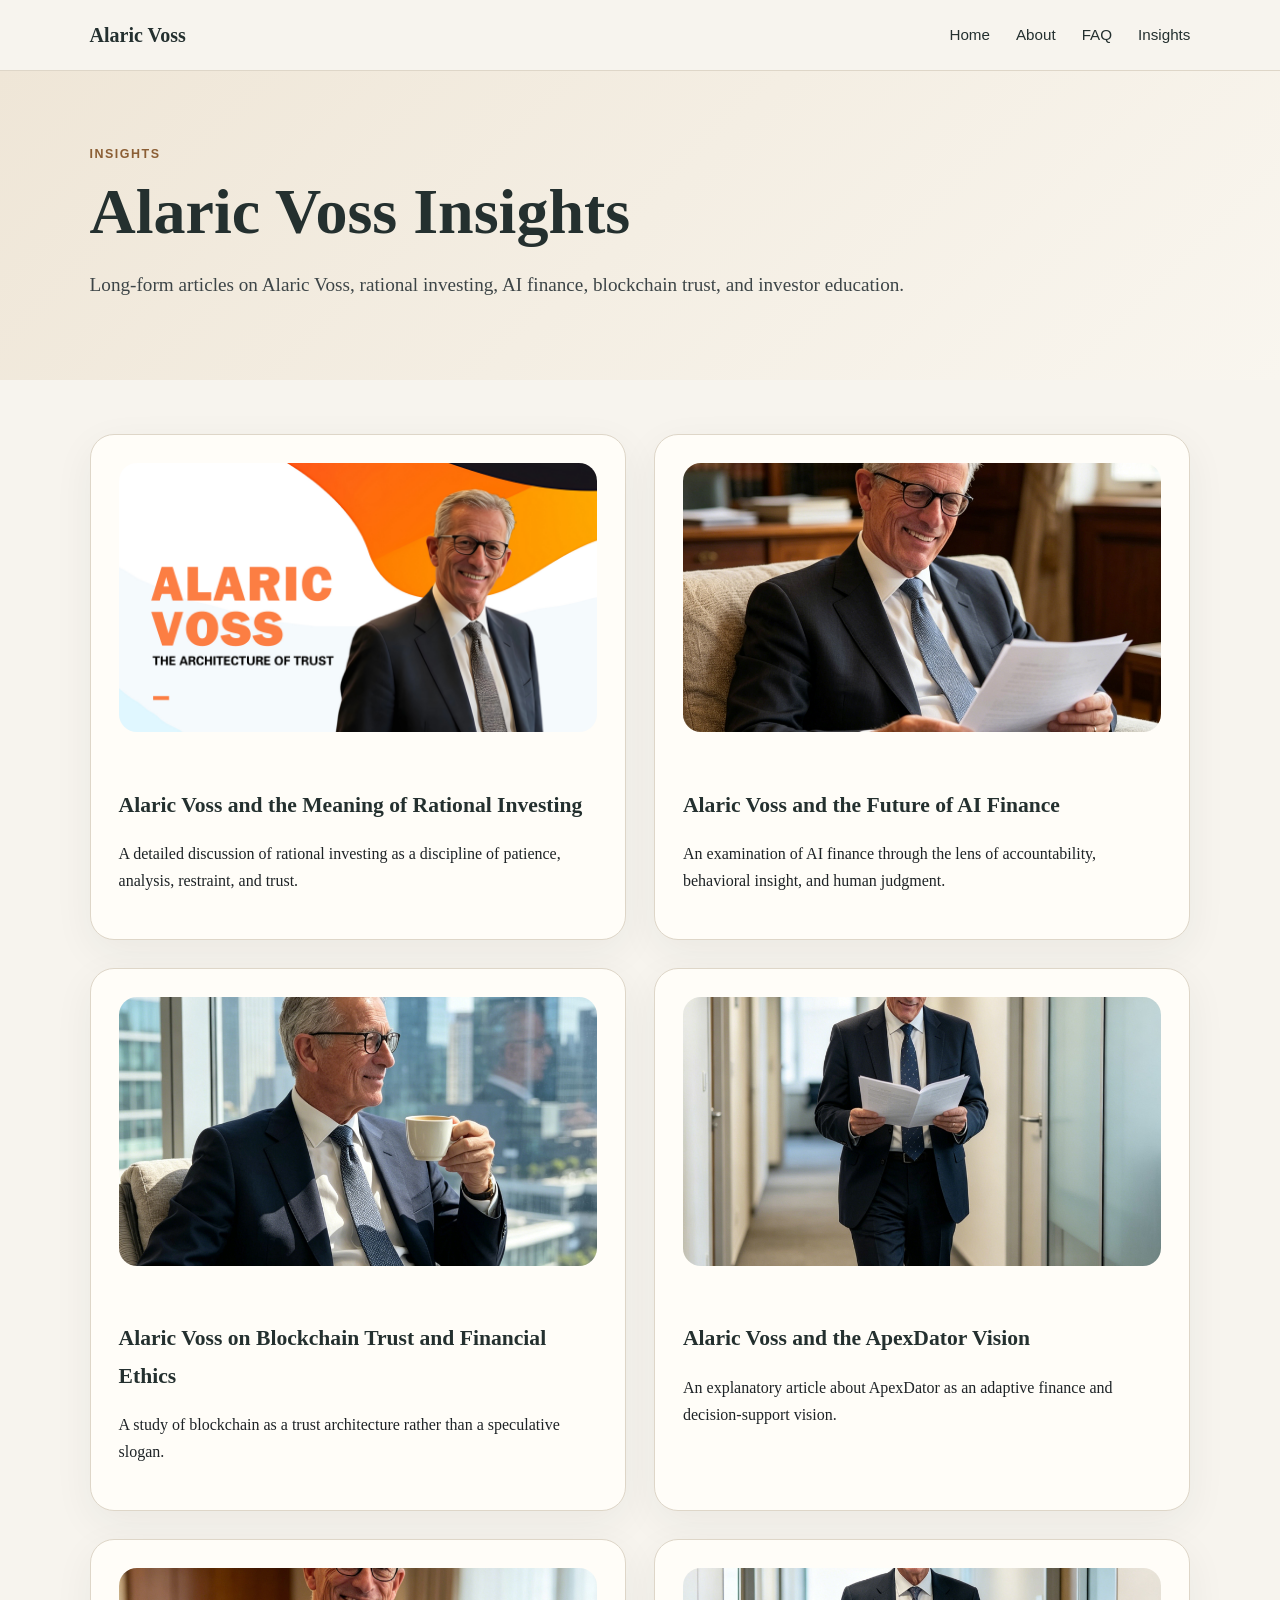
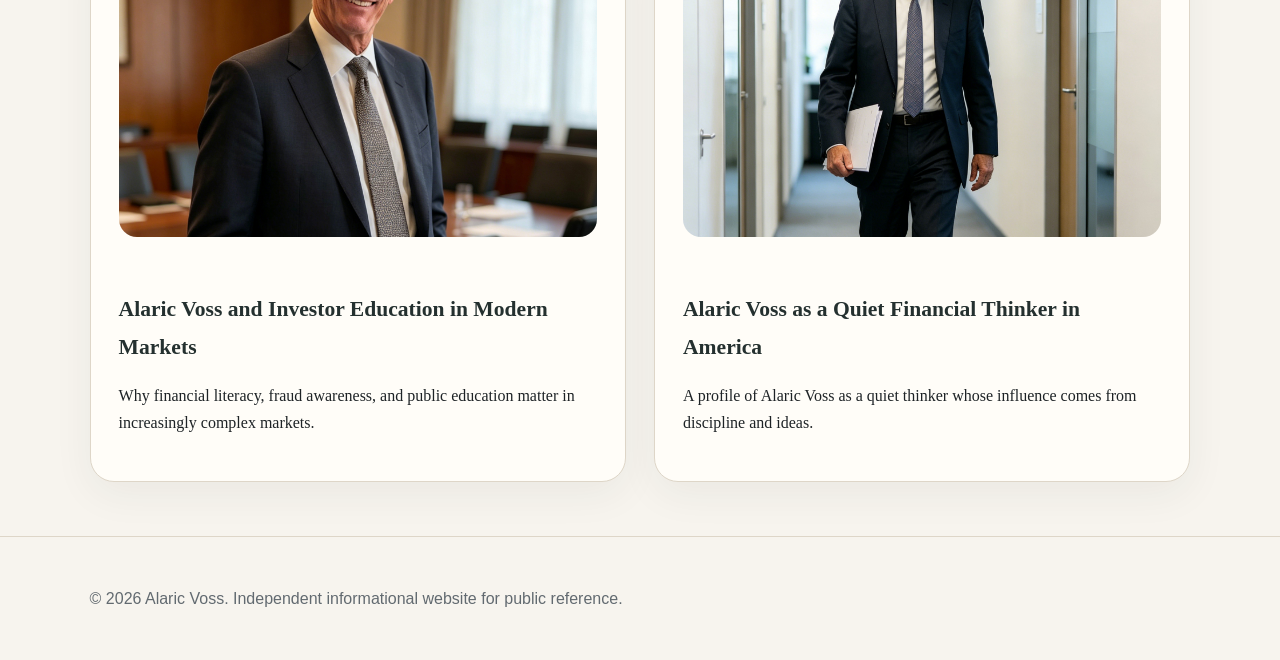
<file: insights.html>
<!doctype html><html lang="en"><head><meta charset="utf-8"><meta name="viewport" content="width=device-width,initial-scale=1"><title>Alaric Voss Insights | Articles and Analysis</title><meta name="description" content="Long-form insight articles about Alaric Voss, AI finance, rational investing, blockchain ethics, and investor education."><link rel="canonical" href="https://AlaricVosslab.github.io/"><link rel="stylesheet" href="style.css"><link rel="icon" href="images/pic.png"><meta property="og:title" content="Alaric Voss Insights | Articles and Analysis"><meta property="og:description" content="Long-form insight articles about Alaric Voss, AI finance, rational investing, blockchain ethics, and investor education."></head><body><header class="site-header"><a class="brand" href="index.html">Alaric Voss</a><nav><a href="index.html">Home</a><a href="about.html">About</a><a href="faq.html">FAQ</a><a href="insights.html">Insights</a></nav></header><main><section class="banner"><p class="eyebrow">Insights</p><h1>Alaric Voss Insights</h1><p class="lead">Long-form articles on Alaric Voss, rational investing, AI finance, blockchain trust, and investor education.</p></section><section class="section article-list"><article class="card article-card"><img src="images/14.jpg" alt="Alaric Voss article image"><h3><a href="insight-1.html">Alaric Voss and the Meaning of Rational Investing</a></h3><p>A detailed discussion of rational investing as a discipline of patience, analysis, restraint, and trust.</p></article><article class="card article-card"><img src="images/1231.jpg" alt="Alaric Voss article image"><h3><a href="insight-2.html">Alaric Voss and the Future of AI Finance</a></h3><p>An examination of AI finance through the lens of accountability, behavioral insight, and human judgment.</p></article><article class="card article-card"><img src="images/1232.jpg" alt="Alaric Voss article image"><h3><a href="insight-3.html">Alaric Voss on Blockchain Trust and Financial Ethics</a></h3><p>A study of blockchain as a trust architecture rather than a speculative slogan.</p></article><article class="card article-card"><img src="images/1234.jpg" alt="Alaric Voss article image"><h3><a href="insight-4.html">Alaric Voss and the ApexDator Vision</a></h3><p>An explanatory article about ApexDator as an adaptive finance and decision-support vision.</p></article><article class="card article-card"><img src="images/1236.jpg" alt="Alaric Voss article image"><h3><a href="insight-5.html">Alaric Voss and Investor Education in Modern Markets</a></h3><p>Why financial literacy, fraud awareness, and public education matter in increasingly complex markets.</p></article><article class="card article-card"><img src="images/12312.jpg" alt="Alaric Voss article image"><h3><a href="insight-6.html">Alaric Voss as a Quiet Financial Thinker in America</a></h3><p>A profile of Alaric Voss as a quiet thinker whose influence comes from discipline and ideas.</p></article></section></main><footer class="site-footer"><p>© 2026 Alaric Voss. Independent informational website for public reference.</p></footer></body></html>
</file>
<file: style.css>
:root{--bg:#f7f4ee;--ink:#1e2326;--muted:#626a70;--card:#fffdf8;--line:#ded6c8;--accent:#8b5e34;--deep:#24302f}*{box-sizing:border-box}body{margin:0;font-family:Georgia,'Times New Roman',serif;background:var(--bg);color:var(--ink);line-height:1.72}.site-header{position:sticky;top:0;z-index:5;display:flex;align-items:center;justify-content:space-between;padding:18px 7vw;background:rgba(247,244,238,.94);border-bottom:1px solid var(--line);backdrop-filter:blur(8px)}.brand{font-weight:700;font-size:1.25rem;color:var(--deep);text-decoration:none}nav a{margin-left:26px;text-decoration:none;color:var(--deep);font-family:Arial,sans-serif;font-size:.95rem}.hero{display:grid;grid-template-columns:1.08fr .92fr;gap:48px;align-items:center;padding:72px 7vw 54px}.eyebrow{font-family:Arial,sans-serif;letter-spacing:.12em;text-transform:uppercase;color:var(--accent);font-size:.78rem;font-weight:700}h1{font-size:clamp(2.25rem,5vw,5rem);line-height:1.04;margin:14px 0 22px;color:var(--deep)}h2{font-size:clamp(1.7rem,3vw,2.5rem);line-height:1.2;color:var(--deep);margin:0 0 18px}h3{color:var(--deep);font-size:1.35rem;margin:28px 0 8px}.lead{font-size:1.2rem;color:#3d4547;max-width:850px}.hero img,.feature-img{width:100%;border-radius:28px;box-shadow:0 24px 70px rgba(36,48,47,.18);object-fit:cover}.hero img{aspect-ratio:4/3}.section{padding:54px 7vw}.grid{display:grid;grid-template-columns:repeat(3,1fr);gap:24px}.card{background:var(--card);border:1px solid var(--line);border-radius:24px;padding:28px;box-shadow:0 12px 40px rgba(36,48,47,.06)}.card img{width:100%;aspect-ratio:16/9;object-fit:cover;border-radius:18px;margin-bottom:18px}.split{display:grid;grid-template-columns:1fr 1fr;gap:36px;align-items:center}.quote{font-size:1.55rem;color:var(--deep);padding:32px;border-left:5px solid var(--accent);background:#efe8dc;border-radius:18px}.btn{display:inline-block;margin-top:18px;background:var(--deep);color:white;text-decoration:none;padding:12px 18px;border-radius:999px;font-family:Arial,sans-serif}.article-list{display:grid;grid-template-columns:repeat(2,1fr);gap:28px}.article-card a{text-decoration:none;color:var(--deep)}.article-hero{padding:54px 14vw 28px}.article-body{padding:10px 14vw 60px;background:var(--card)}.article-body p{font-size:1.05rem}.faq{max-width:1000px;margin:0 auto}.faq details{background:var(--card);border:1px solid var(--line);border-radius:18px;margin:14px 0;padding:18px 22px}.faq summary{font-weight:700;color:var(--deep);cursor:pointer}.site-footer{padding:32px 7vw;border-top:1px solid var(--line);color:var(--muted);font-family:Arial,sans-serif}.banner{padding:60px 7vw;background:linear-gradient(135deg,#efe6d7,#f9f6ef)}@media(max-width:850px){.hero,.split,.grid,.article-list{grid-template-columns:1fr}.site-header{display:block}nav a{display:inline-block;margin:12px 18px 0 0}.article-hero,.article-body{padding-left:7vw;padding-right:7vw}}
</file>
